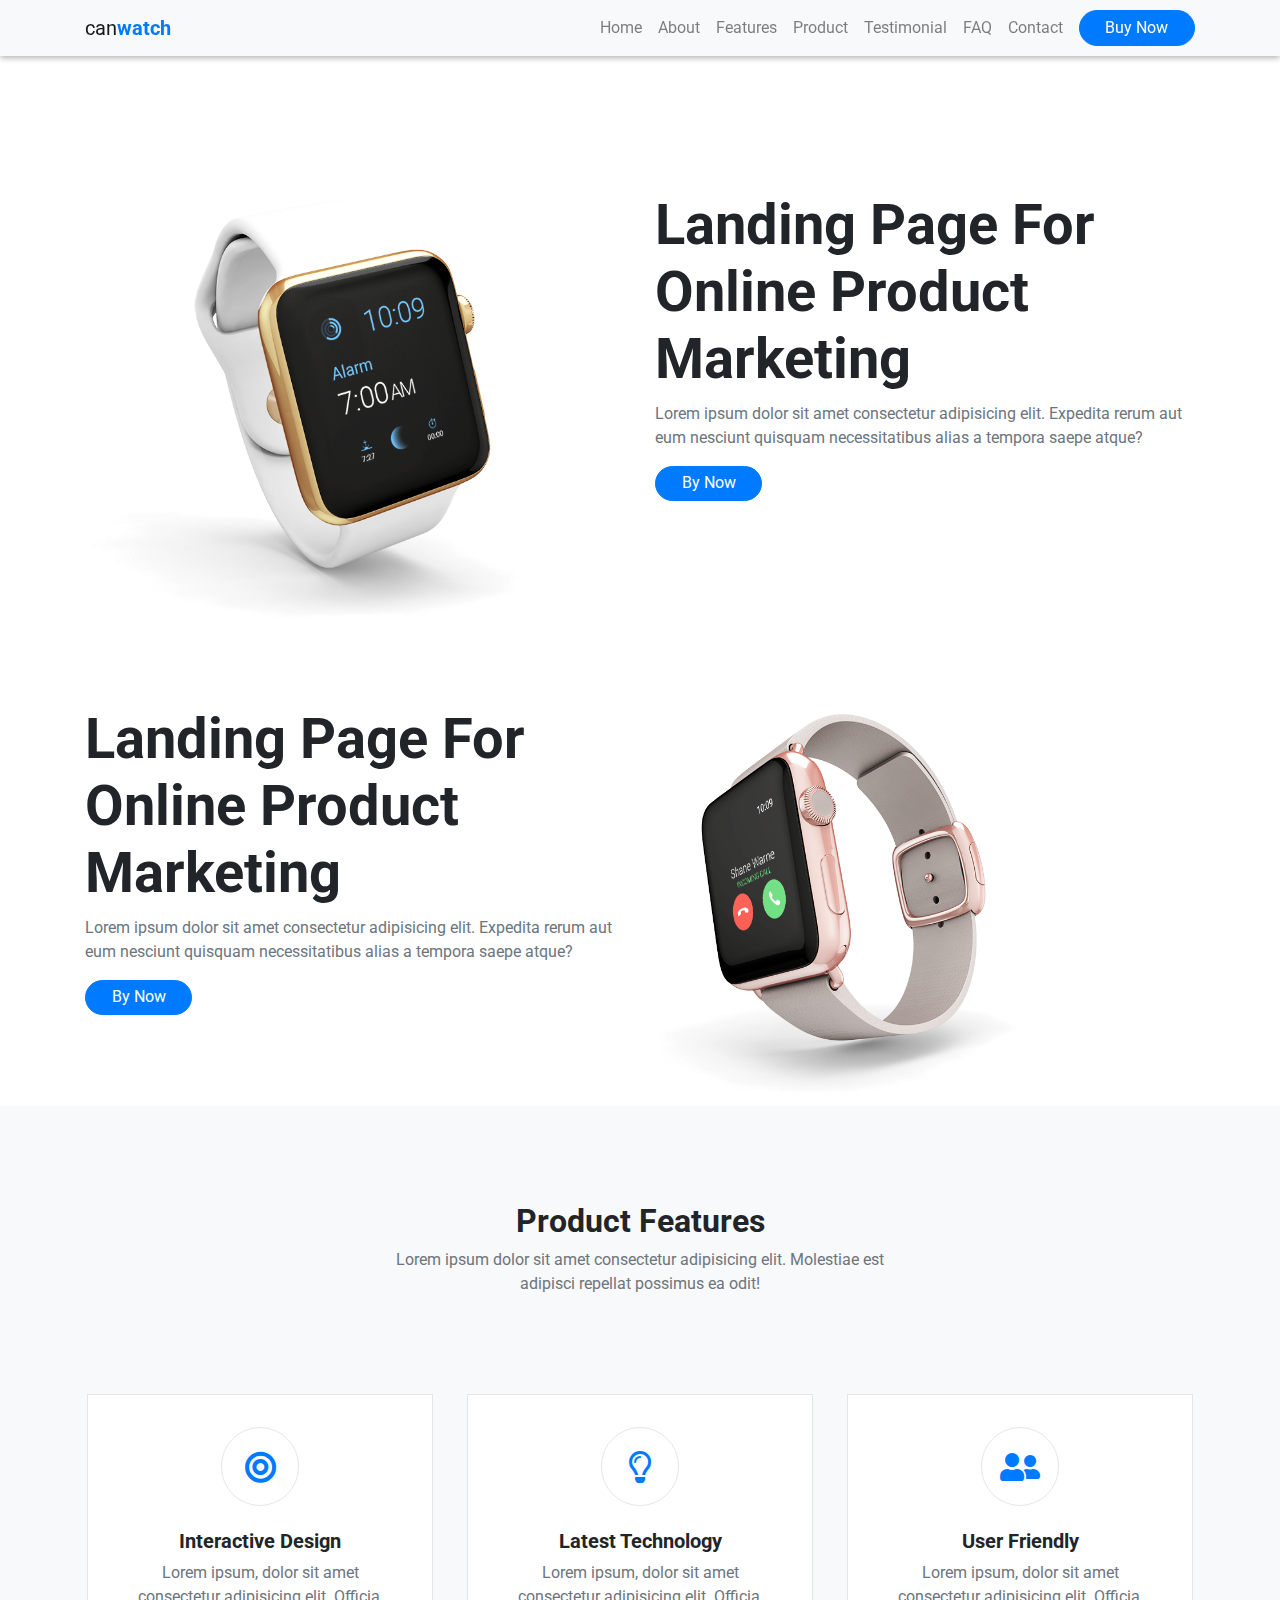
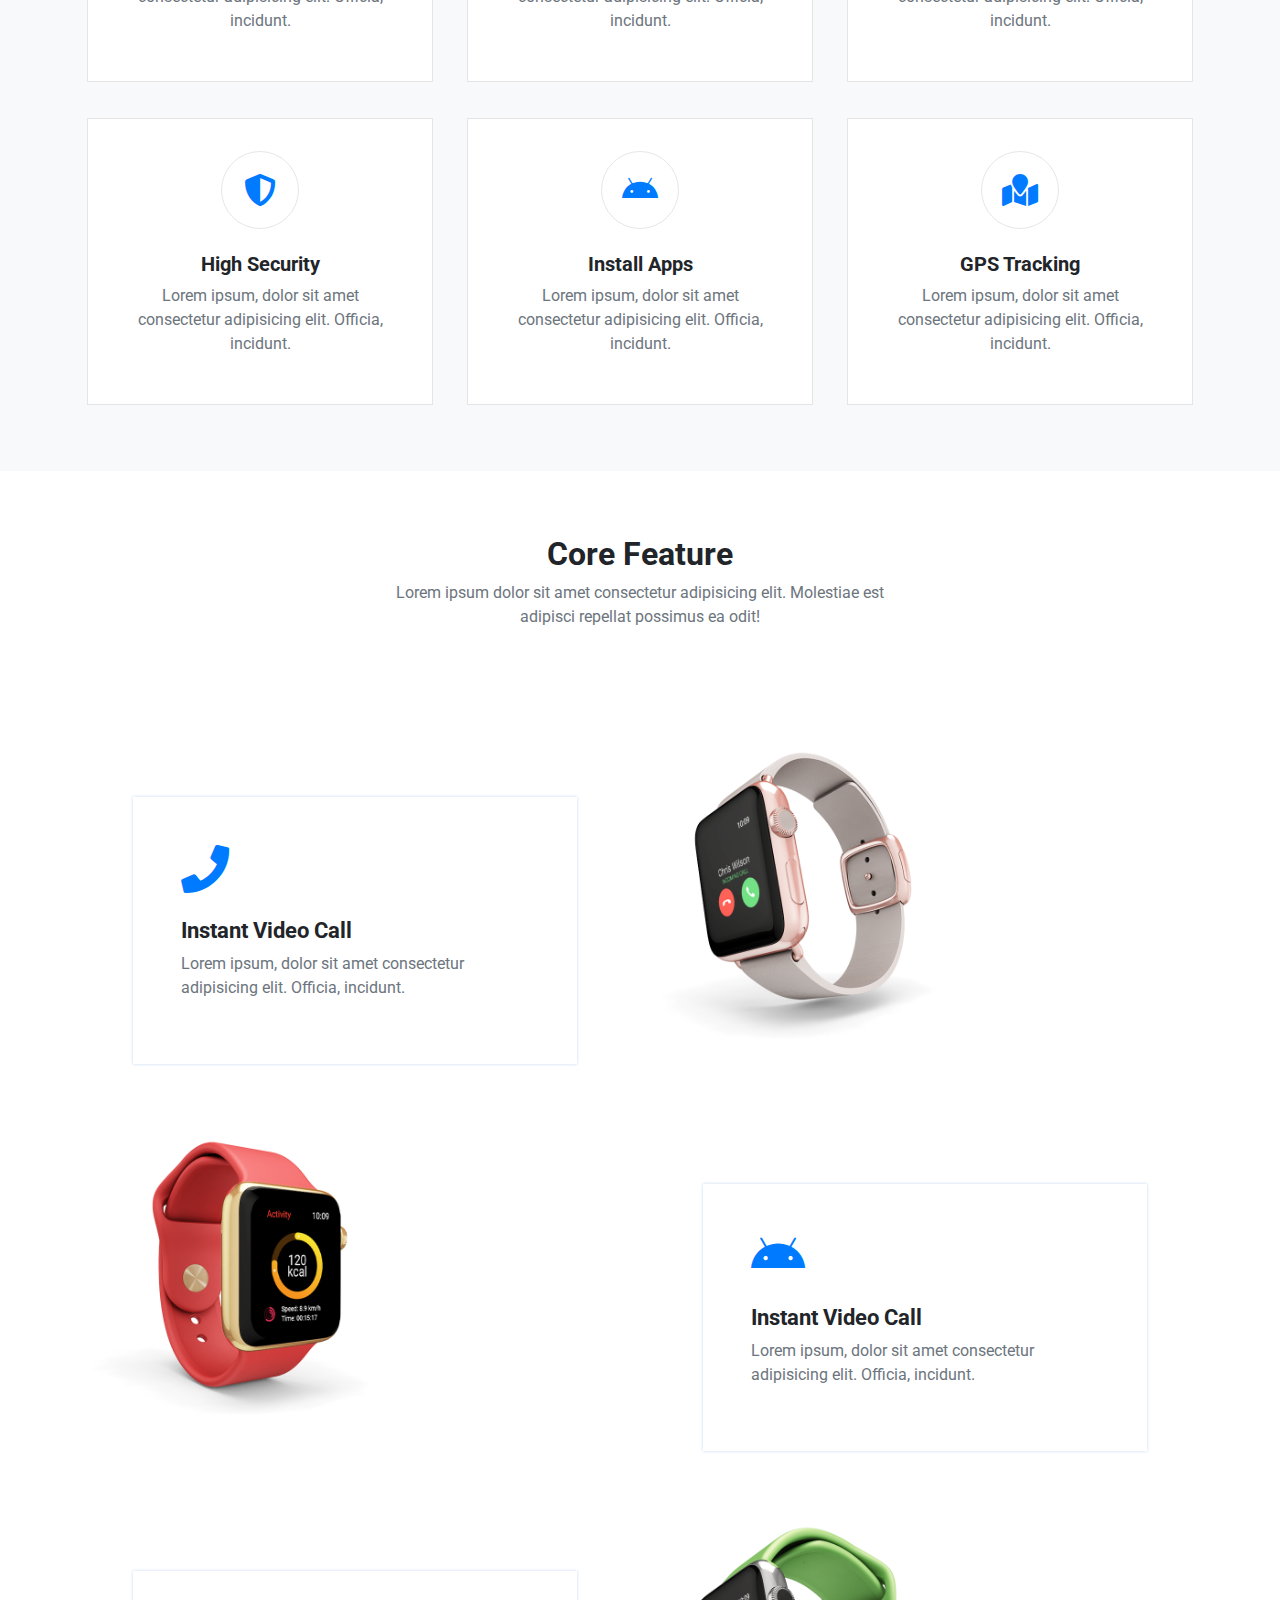
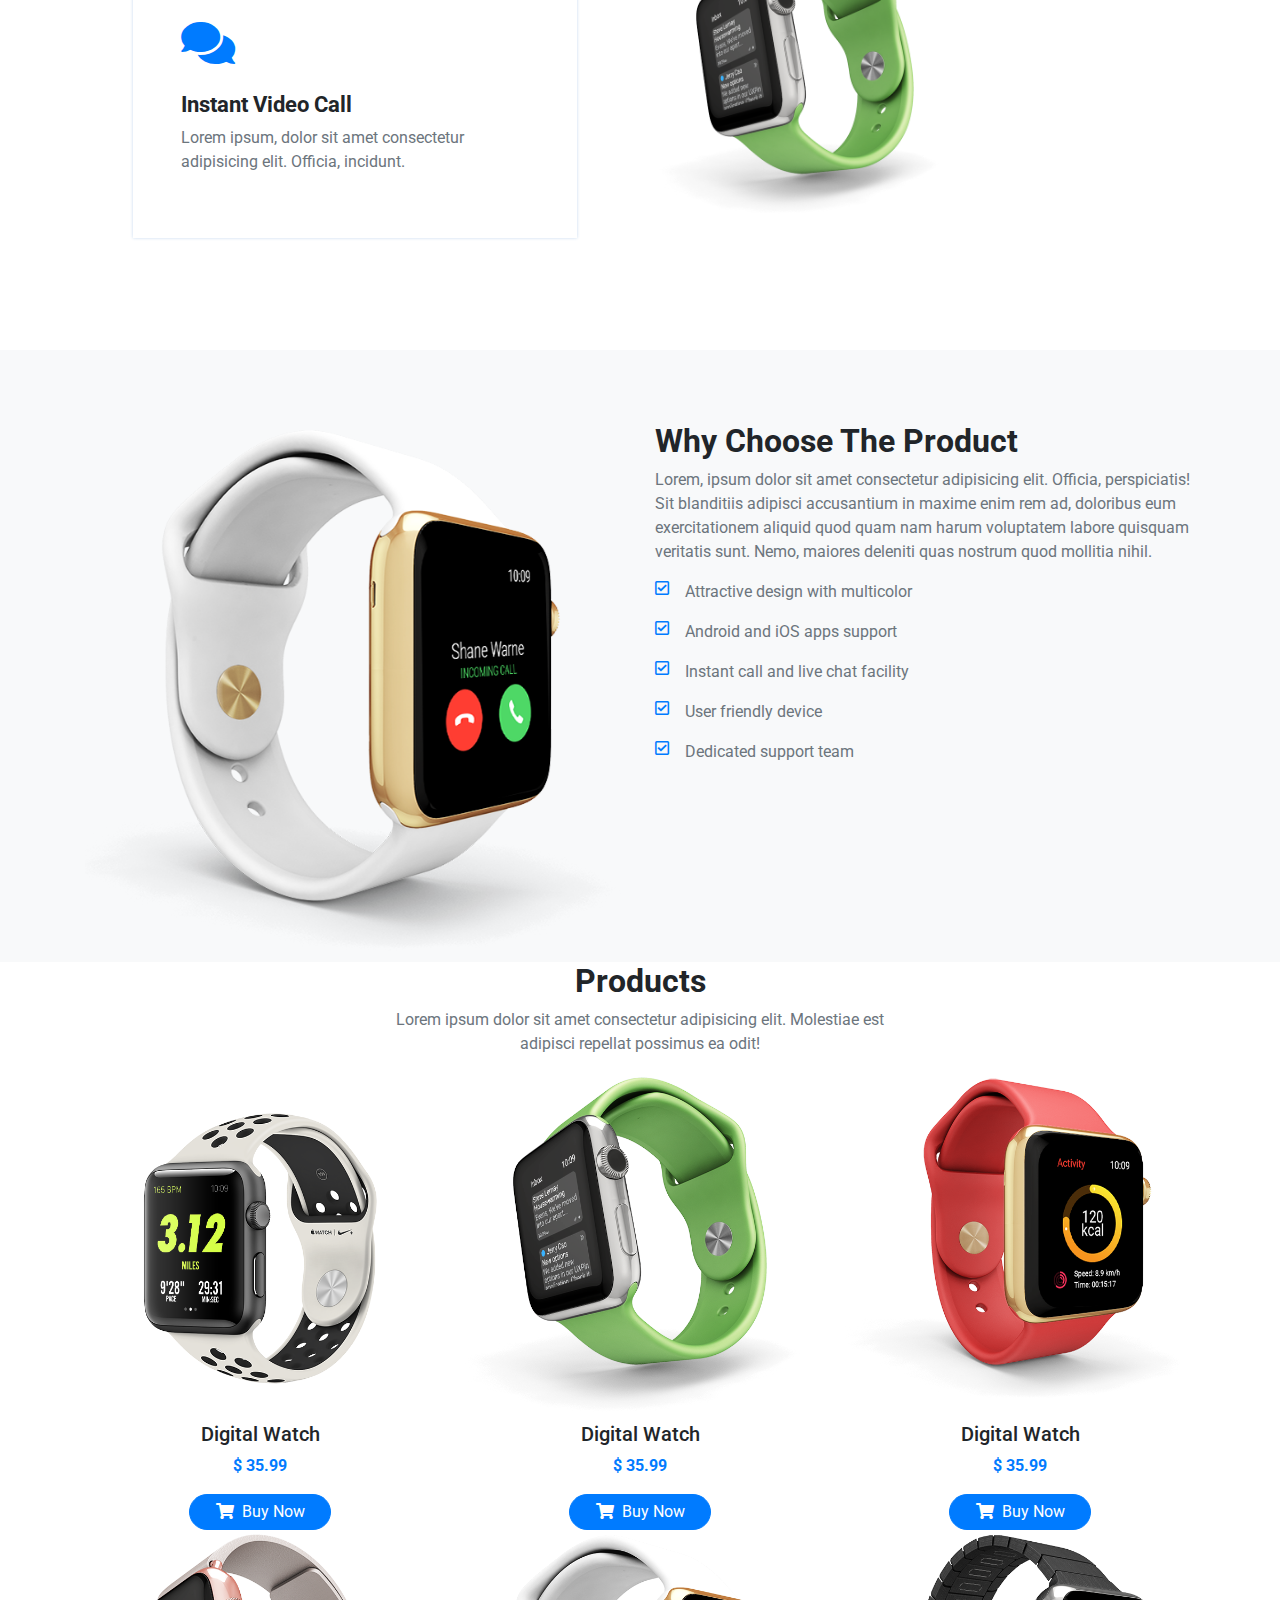
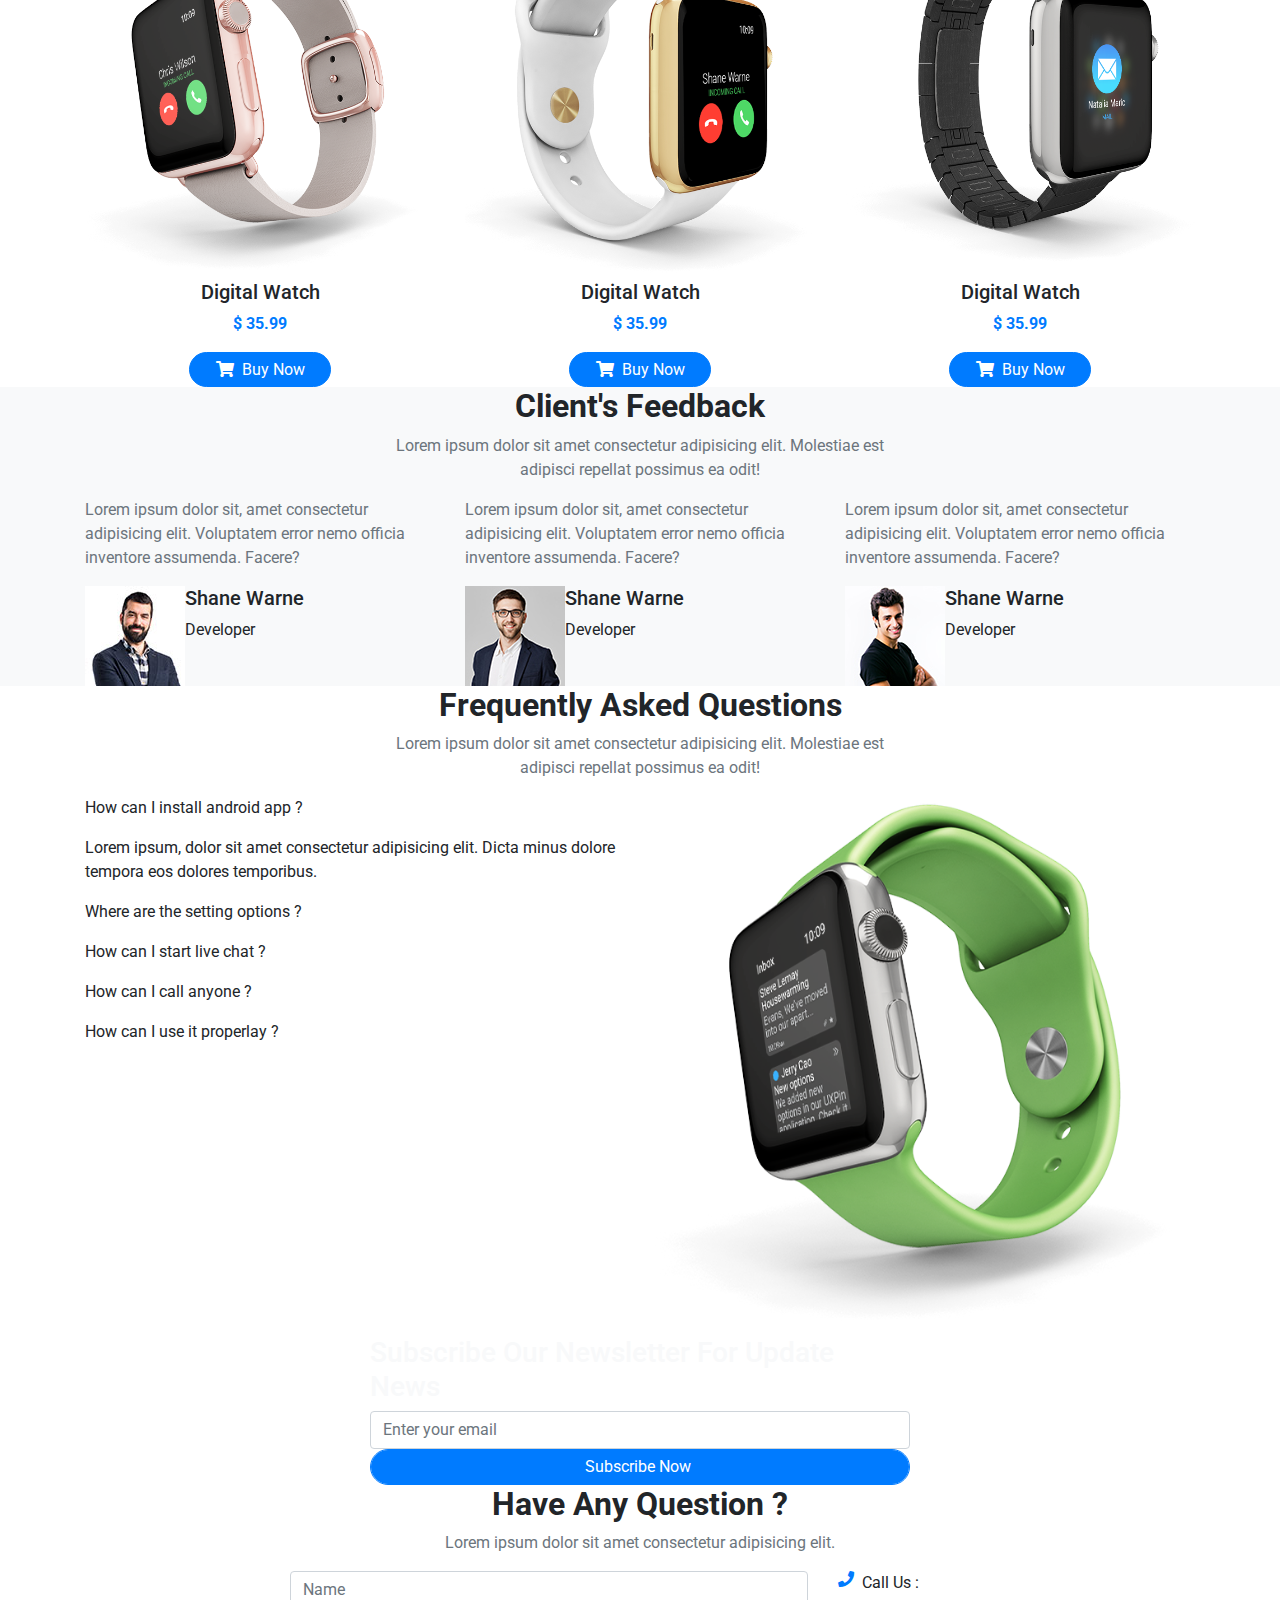
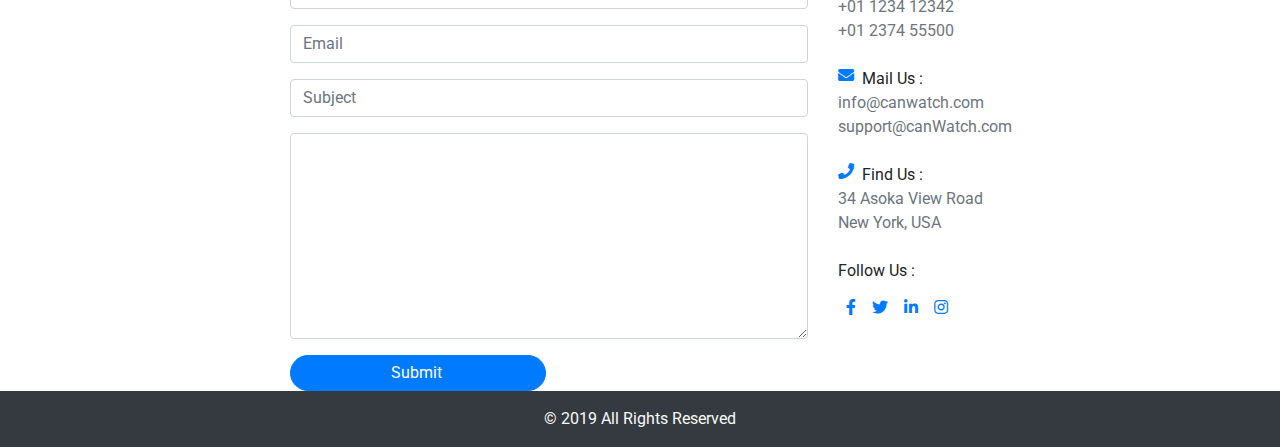
<file: demoA/index.html>
<!DOCTYPE html>
<html lang="en">

<head>
    <meta charset="UTF-8">
    <meta name="viewport" content="width=device-width, initial-scale=1.0">
    <meta http-equiv="X-UA-Compatible" content="ie=edge">
    <script src="js/7414e22221.js"></script>
    <link rel="stylesheet" href="https://cdn.bootcdn.net/ajax/libs/twitter-bootstrap/4.1.3/css/bootstrap.css">
    <link rel="stylesheet" href="css/style.css">
    <title>CanWatch</title>
</head>

<body>
    <!-- Navigation -->
    <nav class="navbar navbar-expand-md bg-light navbar-light fixed-top">
        <div class="container">
            <!-- hamburger Icon -->
            <button class="navbar-toggler" data-toggle="collapse" data-target="#navbarCollapse">
				<span class="navbar-toggler-icon"></span>
      </button>
            <!-- navbar-brand -->
            <a href="index.html" class="navbar-brand">can<span class="text-primary font-weight-bold">watch</span></a>

            <div class="buy-now order-md-last ml-md-2">
                <button class="navbar-buy btn btn-primary">Buy Now</button>
            </div>

            <div class="collapse navbar-collapse" id="navbarCollapse">
                <ul class="navbar-nav ml-auto">
                    <li class="nav-item">
                        <a href="#home-section" class="nav-link">Home</a>
                    </li>
                    <li class="nav-item">
                        <a href="#about-section" class="nav-link">About</a>
                    </li>
                    <li class="nav-item">
                        <a href="#feature-section" class="nav-link">Features</a>
                    </li>
                    <li class="nav-item">
                        <a href="#product-section" class="nav-link">Product</a>
                    </li>
                    <li class="nav-item">
                        <a href="#testimonial-section" class="nav-link">Testimonial</a>
                    </li>
                    <li class="nav-item">
                        <a href="#faq-section" class="nav-link">FAQ</a>
                    </li>
                    <li class="nav-item">
                        <a href="#contact-section" class="nav-link">Contact</a>
                    </li>
                </ul>
            </div>
        </div>
    </nav>

    <!-- Home Section -->
    <section id="home-section">
        <div class="container">
            <div class="row">
                <div class="col-md-6">
                    <img src="img/watch-1.png" class="img-fluid">
                </div>
                <div class="col-md-6">
                    <h2 class="display-4 font-weight-bold">
                        Landing Page For Online Product Marketing
                    </h2>
                    <p class="text-muted">
                        Lorem ipsum dolor sit amet consectetur adipisicing elit. Expedita rerum aut eum nesciunt quisquam necessitatibus alias a tempora saepe atque?
                    </p>
                    <button class="btn btn-primary">By Now</button>
                </div>
            </div>
        </div>
    </section>

    <!-- About Section -->
    <section id="about-section">
        <div class="container">
            <div class="row">
                <div class="col-md-6 order-1">
                    <img src="img/watch-2.png" class="img-fluid">
                </div>
                <div class="col-md-6 order-0">
                    <h2 class="display-4 font-weight-bold">
                        Landing Page For Online Product Marketing
                    </h2>
                    <p class="text-muted">
                        Lorem ipsum dolor sit amet consectetur adipisicing elit. Expedita rerum aut eum nesciunt quisquam necessitatibus alias a tempora saepe atque?
                    </p>
                    <button class="btn btn-primary">By Now</button>
                </div>
            </div>
        </div>
    </section>

    <!-- Feature Section -->
    <section id="feature-section" class="bg-light">
        <div class="container">
            <div class="feature-section-title text-center">
                <h2 class="display-5 font-weight-bold">
                    Product Features
                </h2>
                <p class="text-muted col-md-6 mx-auto">Lorem ipsum dolor sit amet consectetur adipisicing elit. Molestiae est adipisci repellat possimus ea odit!</p>
            </div>
            <div class="row text-center">
                <div class="col-md-4">
                    <div class="box">
                        <i class="fas fa-bullseye fa-2x text-primary"></i>
                        <h5 class="font-weight-bold">Interactive Design</h5>
                        <p class="text-muted">Lorem ipsum, dolor sit amet consectetur adipisicing elit. Officia, incidunt.</p>
                    </div>
                </div>
                <div class="col-md-4">
                    <div class="box">
                        <i class="far fa-lightbulb fa-2x text-primary"></i>
                        <h5 class="font-weight-bold">Latest Technology</h5>
                        <p class="text-muted">Lorem ipsum, dolor sit amet consectetur adipisicing elit. Officia, incidunt.</p>
                    </div>
                </div>
                <div class="col-md-4">
                    <div class="box">
                        <i class="fas fa-user-friends fa-2x text-primary"></i>
                        <h5 class="font-weight-bold">User Friendly</h5>
                        <p class="text-muted">Lorem ipsum, dolor sit amet consectetur adipisicing elit. Officia, incidunt.</p>
                    </div>
                </div>
            </div>
            <div class="row text-center">
                <div class="col-md-4">
                    <div class="box">
                        <i class="fas fa-shield-alt fa-2x text-primary"></i>
                        <h5 class="font-weight-bold">High Security</h5>
                        <p class="text-muted">Lorem ipsum, dolor sit amet consectetur adipisicing elit. Officia, incidunt.</p>
                    </div>
                </div>
                <div class="col-md-4">
                    <div class="box">
                        <i class="fab fa-android fa-2x text-primary"></i>
                        <h5 class="font-weight-bold">Install Apps</h5>
                        <p class="text-muted">Lorem ipsum, dolor sit amet consectetur adipisicing elit. Officia, incidunt.</p>
                    </div>
                </div>
                <div class="col-md-4">
                    <div class="box">
                        <i class="fas fa-map-marked fa-2x text-primary"></i>
                        <h5 class="font-weight-bold">GPS Tracking</h5>
                        <p class="text-muted">Lorem ipsum, dolor sit amet consectetur adipisicing elit. Officia, incidunt.</p>
                    </div>
                </div>
            </div>
        </div>
    </section>

    <!-- Core Feature -->
    <section id="core-section">
        <div class="container">
            <div class="core-section-title text-center">
                <h2 class="display-5 font-weight-bold">
                    Core Feature
                </h2>
                <p class="text-muted col-md-6 mx-auto" ">Lorem ipsum dolor sit amet consectetur adipisicing elit. Molestiae est adipisci repellat possimus ea odit!</p>
			</div>
			<div class="row mt-4 ">
				<div class="col-md-6 ">
					<div class="box ">
						<i class="fas fa-phone fa-3x text-primary mb-4 "></i>
						<h5 class="font-weight-bold ">Instant Video Call</h5>
						<p class="text-muted ">Lorem ipsum, dolor sit amet consectetur adipisicing elit. Officia, incidunt.</p>
					</div>
				</div>
				<div class="col-md-6 ">
					<img src="img/watch-3.png " class="img-fluid ">
				</div>
			</div>
			<div class="row mt-4 ">
				<div class="col-md-6 ">
					<img src="img/watch-4.png " class="img-fluid ">
				</div>
				<div class="col-md-6 ">
					<div class="box ">
						<i class="fab fa-android fa-3x text-primary mb-4 "></i>
						<h5 class="font-weight-bold ">Instant Video Call</h5>
						<p class="text-muted ">Lorem ipsum, dolor sit amet consectetur adipisicing elit. Officia, incidunt.</p>
					</div>
				</div>
			</div>
			<div class="row mt-4 ">
				<div class="col-md-6 ">
					<div class="box ">
						<i class="fas fa-comments fa-3x text-primary mb-4 "></i>
						<h5 class="font-weight-bold ">Instant Video Call</h5>
						<p class="text-muted ">Lorem ipsum, dolor sit amet consectetur adipisicing elit. Officia, incidunt.</p>
					</div>
				</div>
				<div class="col-md-6 ">
					<img src="img/watch-5.png " class="img-fluid ">
				</div>
			</div>
		</div>
	</section>

	<section id="why-section " class="bg-light pt-5 ">
		<div class="container ">
			<div class="row mt-4 ">
				<div class="col-md-6 ">
					<img src="img/watch-6.png " class="img-fluid ">
				</div>
				<div class="col-md-6 ">
					<h2 class="display-5 font-weight-bold ">
							Why Choose The Product
					</h2>
					<p class="text-muted ">Lorem, ipsum dolor sit amet consectetur adipisicing elit. Officia, perspiciatis! Sit blanditiis adipisci accusantium in maxime enim rem ad, doloribus eum exercitationem aliquid quod quam nam harum voluptatem labore quisquam veritatis sunt. Nemo, maiores deleniti quas nostrum quod mollitia nihil.</p>
					<div class="d-flex ">
						<i class="far fa-check-square text-primary mr-3 "></i>
						<p class="text-muted ">Attractive design with multicolor</p>
					</div>
					<div class="d-flex ">
						<i class="far fa-check-square text-primary mr-3 "></i>
						<p class="text-muted ">Android and iOS apps support</p>
					</div>
					<div class="d-flex ">
						<i class="far fa-check-square text-primary mr-3 "></i>
						<p class="text-muted ">Instant call and live chat facility</p>
					</div>
					<div class="d-flex ">
						<i class="far fa-check-square text-primary mr-3 "></i>
						<p class="text-muted ">User friendly device</p>
					</div>
					<div class="d-flex mt-0 ">
						<i class="far fa-check-square text-primary mr-3 "></i>
						<p class="text-muted ">Dedicated support team</p>
					</div>
			</div>
		</div>
	</section>

	<!-- Products Section -->
	<section id="product-section ">
		<div class="container ">
			<div class="product-section-title text-center ">
				<h2 class="display-5 font-weight-bold ">
					Products
				</h2>
				<p class="text-muted col-md-6 mx-auto ">Lorem ipsum dolor sit amet consectetur adipisicing elit. Molestiae est adipisci repellat possimus ea odit!</p>
			</div>
			<div class="row ">
				<div class="col-md-4 text-center ">
					<div class="box ">
						<img src="img/watch-7.png " class="img-fluid ">
						<h5>Digital Watch</h5>
						<p class="price text-primary font-weight-bold ">$ 35.99</p>
						<button class="btn btn-primary "><i class="fas fa-shopping-cart mr-2 "></i>Buy Now</button>
					</div>
				</div>
				<div class="col-md-4 text-center ">
					<div class="box ">
						<img src="img/watch-5.png " class="img-fluid ">
						<h5>Digital Watch</h5>
						<p class="price text-primary font-weight-bold ">$ 35.99</p>
						<button class="btn btn-primary "><i class="fas fa-shopping-cart mr-2 "></i>Buy Now</button>
					</div>
				</div>
				<div class="col-md-4 text-center ">
					<div class="box ">
						<img src="img/watch-4.png " class="img-fluid ">
						<h5>Digital Watch</h5>
						<p class="price text-primary font-weight-bold ">$ 35.99</p>
						<button class="btn btn-primary "><i class="fas fa-shopping-cart mr-2 "></i>Buy Now</button>
					</div>
				</div>
			</div>

			<div class="row ">
				<div class="col-md-4 text-center ">
					<div class="box ">
						<img src="img/watch-3.png " class="img-fluid ">
						<h5>Digital Watch</h5>
						<p class="price text-primary font-weight-bold ">$ 35.99</p>
						<button class="btn btn-primary "><i class="fas fa-shopping-cart mr-2 "></i>Buy Now</button>
					</div>
				</div>
				<div class="col-md-4 text-center ">
					<div class="box ">
						<img src="img/watch-6.png " class="img-fluid ">
						<h5>Digital Watch</h5>
						<p class="price text-primary font-weight-bold ">$ 35.99</p>
						<button class="btn btn-primary "><i class="fas fa-shopping-cart mr-2 "></i>Buy Now</button>
					</div>
				</div>
				<div class="col-md-4 text-center ">
					<div class="box ">
						<img src="img/watch-8.png " class="img-fluid ">
						<h5>Digital Watch</h5>
						<p class="price text-primary font-weight-bold ">$ 35.99</p>
						<button class="btn btn-primary "><i class="fas fa-shopping-cart mr-2 "></i>Buy Now</button>
					</div>
				</div>
			</div>
		</div>
	</section>

	<!-- Testimonial Section-->
	<section id="testimonial-section " class="bg-light ">
		<div class="container ">
			<div class="testimonial-section-title text-center ">
				<h2 class="display-5 font-weight-bold ">
					Client's Feedback
				</h2>
				<p class="text-muted col-md-6 mx-auto ">Lorem ipsum dolor sit amet consectetur adipisicing elit. Molestiae est adipisci repellat possimus ea odit!</p>
			</div>
			<div class="row ">
				<div class="col-md-4 ">
					<div class="text-box ">
						<p class="text-muted ">Lorem ipsum dolor sit, amet consectetur adipisicing elit. Voluptatem error nemo officia inventore assumenda. Facere?</p>
					</div>
					<div class="d-flex flex-row justify-content-start ">
						<div class="img ">
							<img src="img/client-img-1.jpg " class="img-fluid ">
						</div>
						<div class="name ">
							<h5>Shane Warne</h5>
							<p>Developer</p>
						</div>
					</div>
				</div>
				<div class="col-md-4 ">
					<div class="text-box ">
						<p class="text-muted ">Lorem ipsum dolor sit, amet consectetur adipisicing elit. Voluptatem error nemo officia inventore assumenda. Facere?</p>
					</div>
					<div class="d-flex flex-row justify-content-start ">
						<div class="img ">
							<img src="img/client-img-2.jpg " class="img-fluid ">
						</div>
						<div class="name ">
							<h5>Shane Warne</h5>
							<p>Developer</p>
						</div>
					</div>
				</div>
				<div class="col-md-4 ">
					<div class="text-box ">
						<p class="text-muted ">Lorem ipsum dolor sit, amet consectetur adipisicing elit. Voluptatem error nemo officia inventore assumenda. Facere?</p>
					</div>
					<div class="d-flex flex-row justify-content-start ">
						<div class="img ">
							<img src="img/client-img-3.jpg " class="img-fluid ">
						</div>
						<div class="name ">
							<h5>Shane Warne</h5>
							<p>Developer</p>
						</div>
					</div>
				</div>
			</div>
		</div>
	</section>

	<!-- FAQ Section -->
	<section id="faq-section ">
		<div class="container ">
			<div class="faq-section-title text-center ">
				<h2 class="display-5 font-weight-bold ">
					Frequently Asked Questions
				</h2>
				<p class="text-muted col-md-6 mx-auto ">Lorem ipsum dolor sit amet consectetur adipisicing elit. Molestiae est adipisci repellat possimus ea odit!</p>
			</div>
			<div class="row ">
				<div class="col-md-6 ">
					<div class="box ">
						<p>How can I install android app ?</p>
					</div>
					<div class="box ">
						<p>Lorem ipsum, dolor sit amet consectetur adipisicing elit. Dicta minus dolore tempora eos dolores temporibus.</p>
					</div>
					<div class="box ">
						<p>Where are the setting options ?</p>
					</div>
					<div class="box ">
						<p>How can I start live chat ?</p>
					</div>
					<div class="box ">
						<p>How can I call anyone ?</p>
					</div>
					<div class="box ">
						<p>How can I use it properlay ?</p>
					</div>
				</div>
				<div class="col-md-6 ">
					<div class="img ">
						<img src="img/watch-5.png " class="img-fluid ">
					</div>
				</div>
			</div>
		</div>
	</section>

	<!-- Newsletter Section -->
	<section id="newsletter-section ">
		<div class="newsletter-bg ">
			<div class="container ">
				<div class="row ">
					<div class="col-md-6 mx-auto ">
						<h3 class="text-light ">Subscribe Our Newsletter For Update News</h3>
						<form>
							<input type="email " class="form-control " placeholder="Enter your email " class="input ">
							<input type="submit " value="Subscribe Now " class="btn btn-primary form-control ">
						</form>
					</div>
				</div>
			</div>
		</div>
	</section>
	
	<!-- Contact Section -->
	<section id="contact-section ">
		<div class="container ">
			<div class="contact-section-title text-center ">
				<h2 class="display-5 font-weight-bold ">
					Have Any Question ?
				</h2>
				<p class="text-muted col-md-6 mx-auto ">Lorem ipsum dolor sit amet consectetur adipisicing elit.</p>
			</div>
			<div class="row ">
				<div class="col-md-8 mx-auto d-md-flex ">
					<div class="col-md-9 ">
						<form>
							<input type="text " class="form-control mb-3 " placeholder="Name ">
							<input type="email " class="form-control mb-3 " placeholder="Email ">
							<input type="text " class="form-control mb-3 " placeholder="Subject ">
							<textarea cols="20 " rows="8 " class="form-control mb-3 "></textarea>
							<input type="submit " value="Submit " class="btn btn-primary ">
						</form>
					</div>
					<div class="col-md-3 mt-5 mt-md-0 ">
							<div class="call ">
								<span class="d-flex ">
                  <i class="fas fa-phone text-primary mr-2 "></i><p class="m-0 ">Call Us :</p>
                </span>
								<p class="text-muted m-0 ">+01 1234 12342</p>
								<p class="text-muted m-0 ">+01 2374 55500</p>
							</div>
							<div class="mail ">
								<span class="d-flex mt-4 ">
                  <i class="fas fa-envelope text-primary mr-2 "></i><p class="m-0 ">Mail Us :</p>
                </span>
								<p class="text-muted m-0 ">info@canwatch.com</p>
								<p class="text-muted m-0 ">support@canWatch.com</p>
							</div>
							<div class="find ">
								<span class="d-flex mt-4 ">
                  <i class="fas fa-phone text-primary mr-2 "></i><p class="m-0 ">Find Us :</p>
                </span>
								<p class="text-muted m-0 ">34 Asoka View Road</p>
								<p class="text-muted m-0 ">New York, USA</p>
							</div>
							<div class="follow mt-4 ">
									<p>Follow Us :</p>
									<div class="icon d-flex ">
                    <i class="text-primary mx-2 fab fa-facebook-f "></i>
                    <i class="text-primary mx-2 fab fa-twitter "></i>
                    <i class="text-primary mx-2 fab fa-linkedin-in "></i>
                    <i class="text-primary mx-2 fab fa-instagram "></i>
									</div>
								</div>
						</div>
				</div>
			</div>
		</div>
  </section>
  
  <footer class="bg-dark ">
    <div class="container ">
      <div class="row text-center ">
        <div class="col ">
         <p class="text-light pt-3 ">&copy; 2019 All Rights Reserved</p>
        </div>
      </div>
    </div>
  </footer>

  <script src="https://cdn.bootcdn.net/ajax/libs/jquery/3.3.1/jquery.min.js "></script>
  <script src="https://cdn.bootcdn.net/ajax/libs/twitter-bootstrap/4.1.3/js/bootstrap.js "></script>
  <script src="js/popper.min.js "></script>
</body>
</html>
</file>
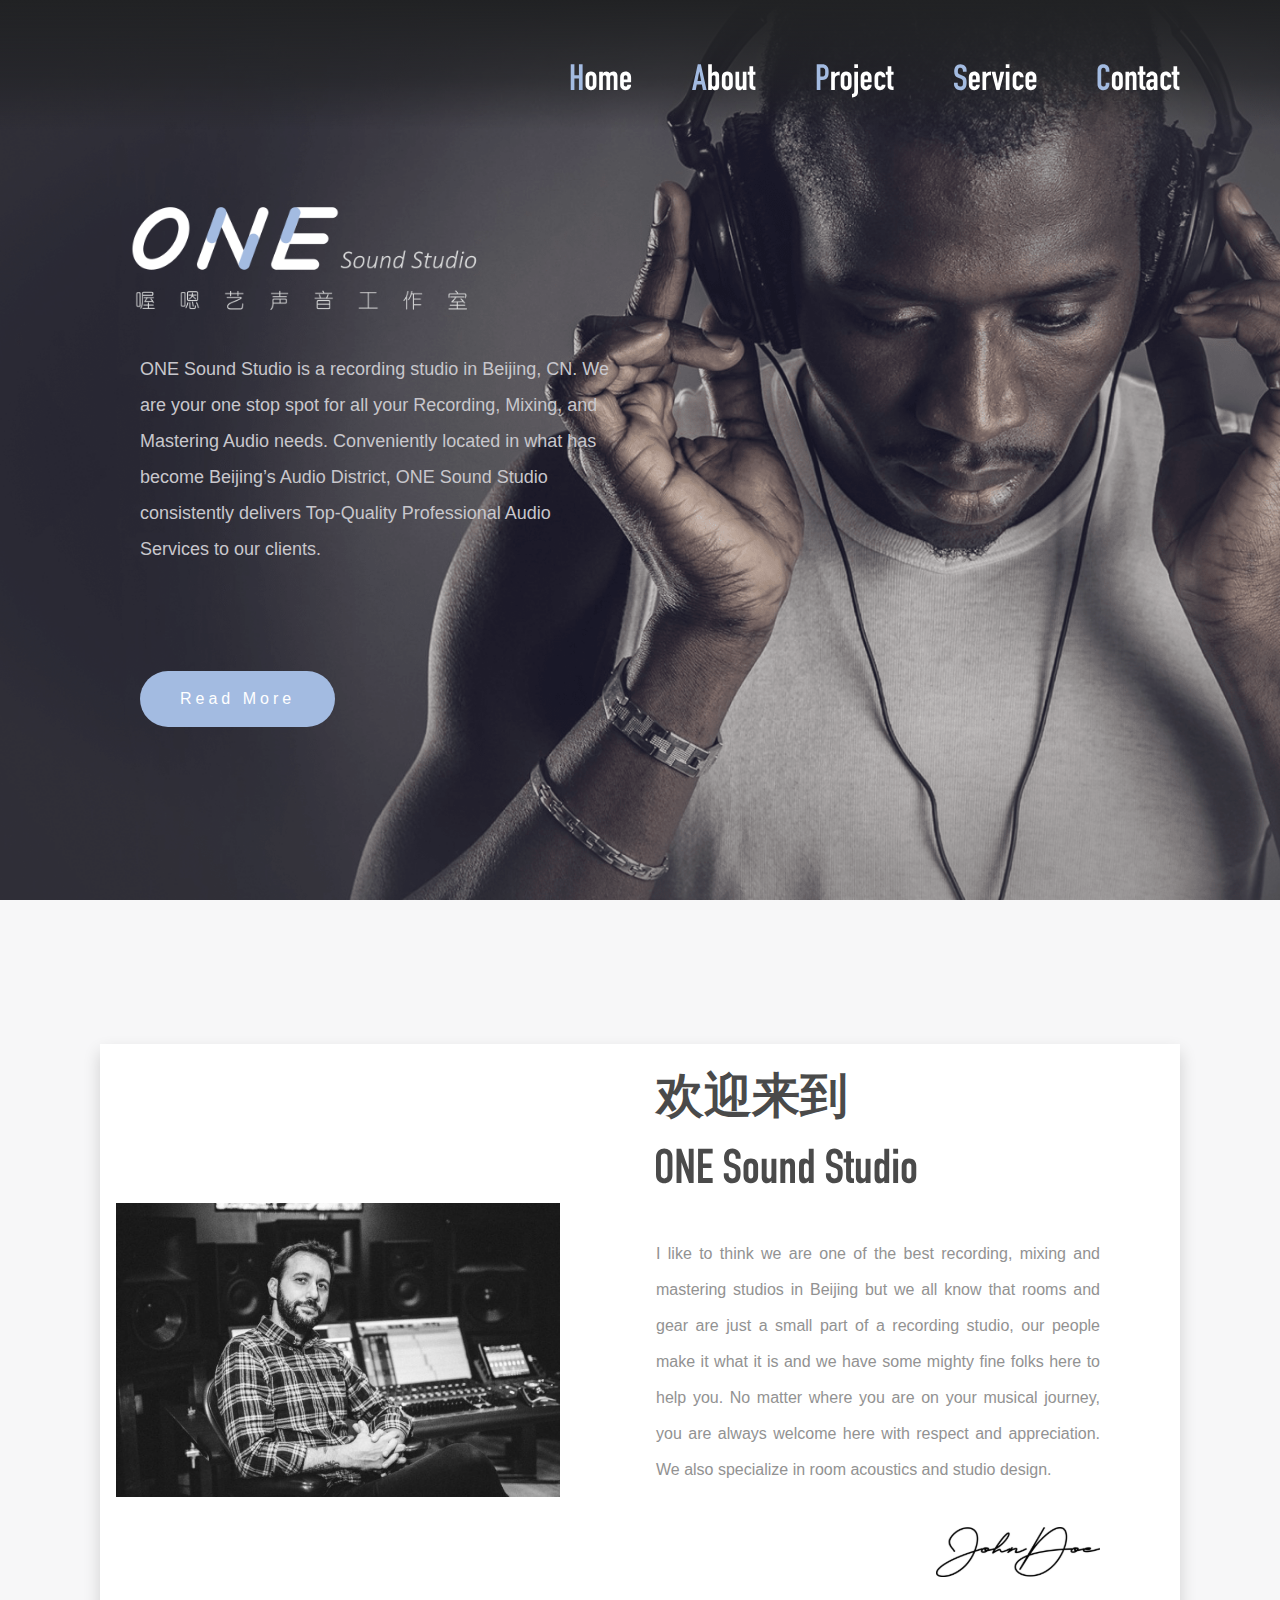
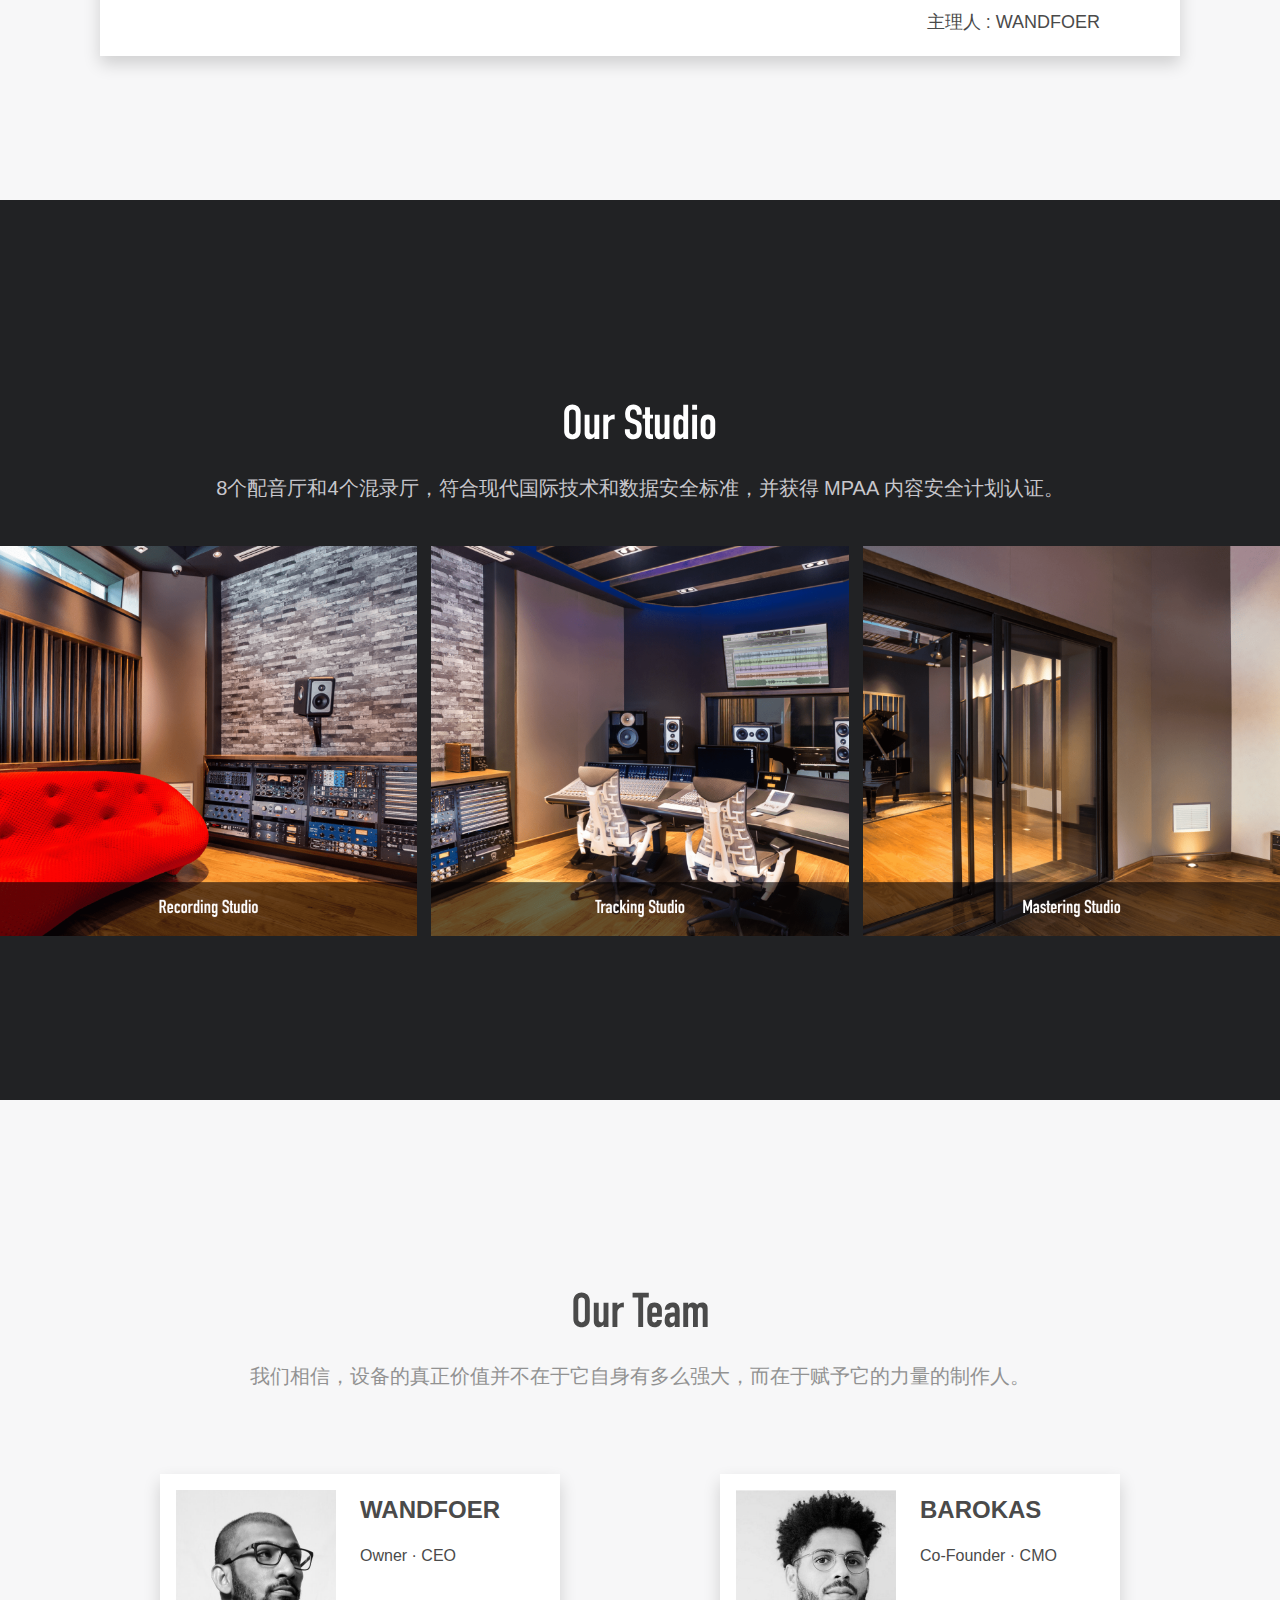
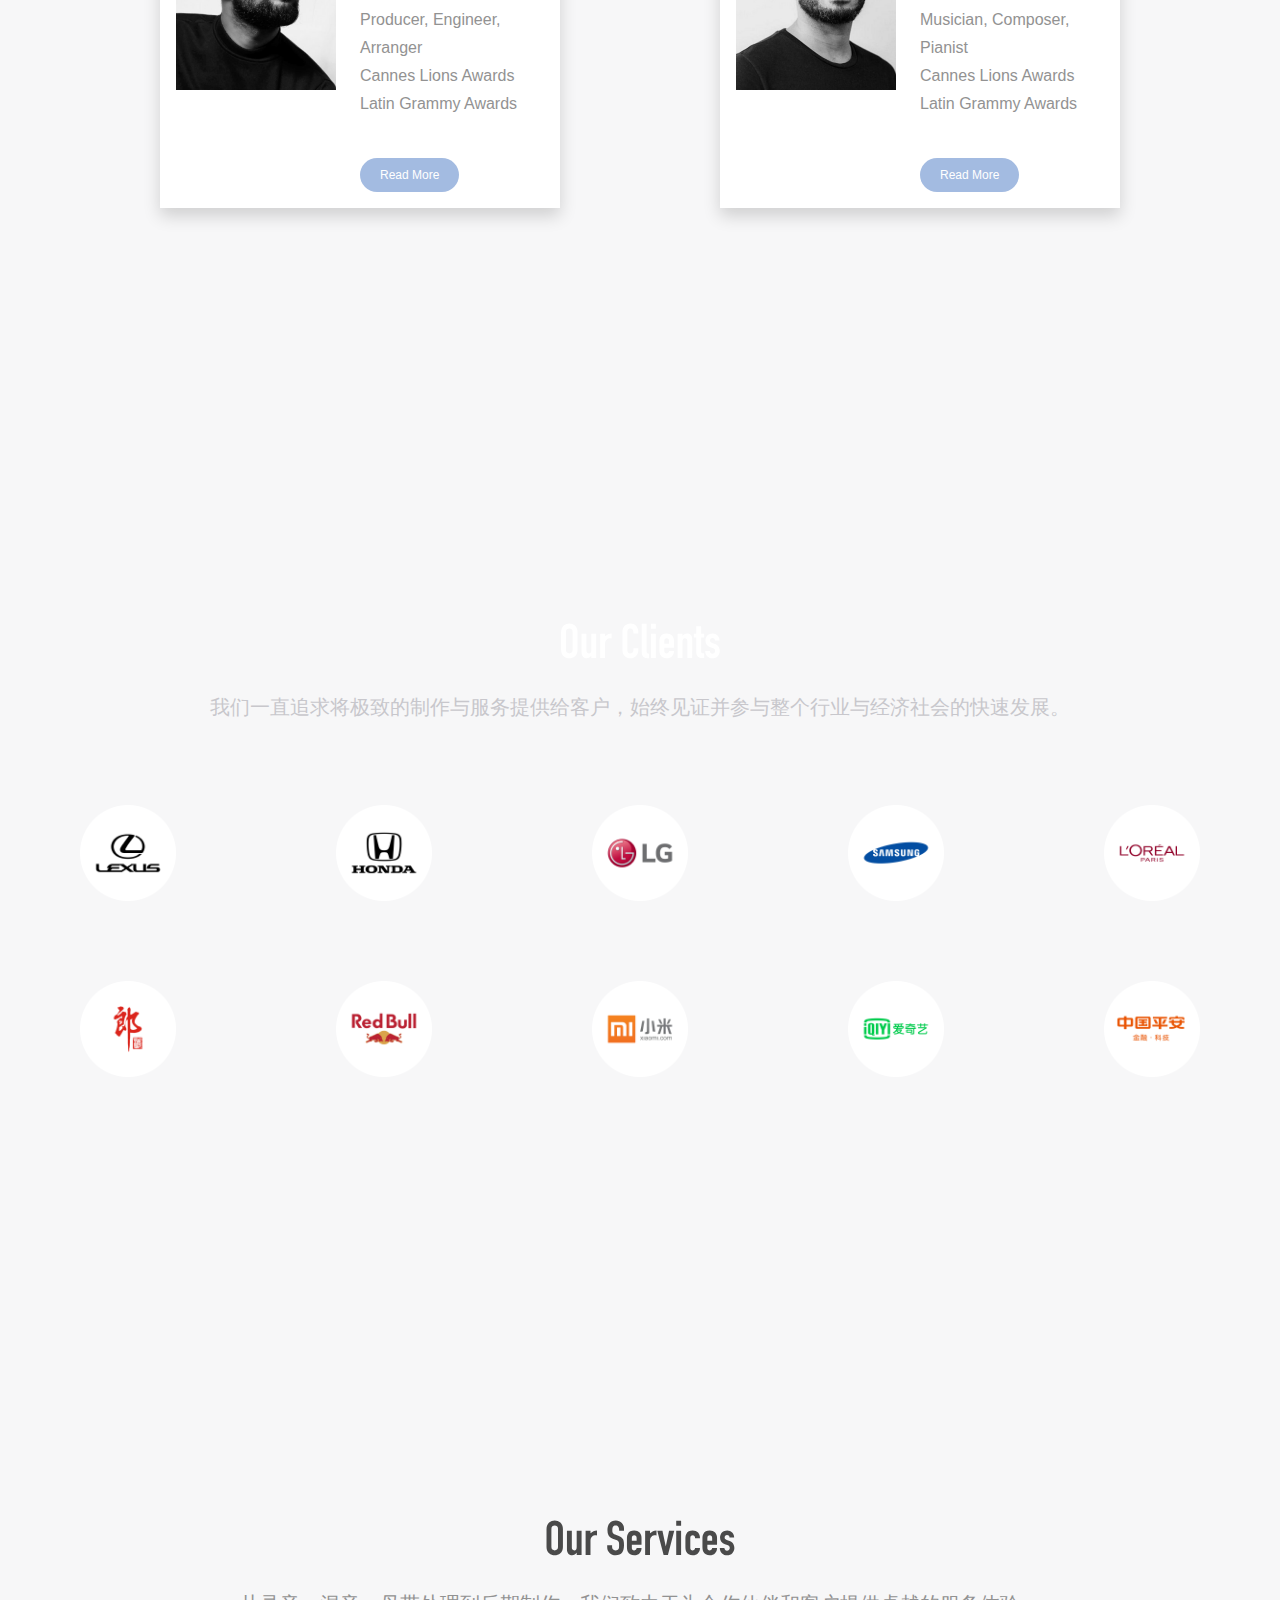
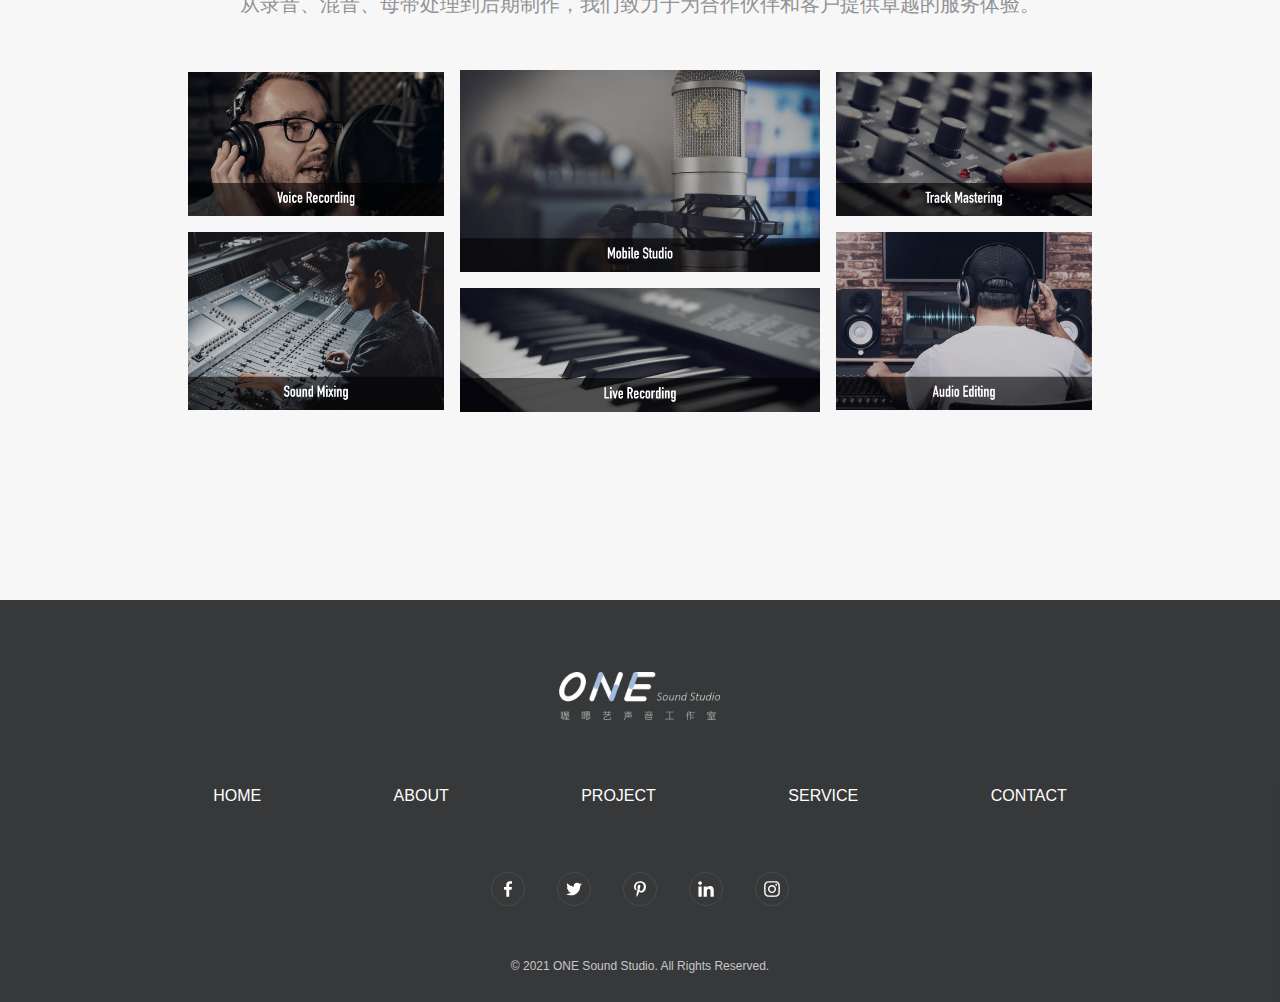
<file: demoB/index.html>
<!DOCTYPE html>
<html lang="en">

<head>
    <meta charset="UTF-8" />
    <meta http-equiv="X-UA-Compatible" content="IE=edge" />
    <meta name="viewport"
        content="width=device-width, initial-scale=1.0, user-scalable=no, maximum-scale=1.0, minimum-scale=1.0" />
    <link rel="stylesheet" href="./style.css" />
    <title>ONE Sound Studio</title>
</head>

<body>
    <!-- Navigation -->
    <nav class="header navbar-expand bg-dark-gradient fixed-top">
        <div class="container">
            <a href="#">
                <img class="logo" src="./assets/bg/logo-xxl.png">
            </a>
            <div class="collapse navbar-collapse">
                <ul class="navbar-nav">
                    <li>
                        <a href="#">
                            <svg width="62" height="27" viewBox="0 0 62 27" fill="none"
                                xmlns="http://www.w3.org/2000/svg">
                                <path d="M0.728 26V0.368H4.4V11.348H8.936V0.368H12.608V26H8.936V14.588H4.4V26H0.728Z"
                                    fill="#A3BBE1" />
                                <path
                                    d="M15.5161 13.868C15.5161 13.124 15.5641 12.44 15.6601 11.816C15.7561 11.192 15.9361 10.64 16.2001 10.16C16.6321 9.368 17.2441 8.732 18.0361 8.252C18.8521 7.772 19.8361 7.532 20.9881 7.532C22.1401 7.532 23.1121 7.772 23.9041 8.252C24.7201 8.732 25.3441 9.368 25.7761 10.16C26.0401 10.64 26.2201 11.192 26.3161 11.816C26.4121 12.44 26.4601 13.124 26.4601 13.868V19.88C26.4601 20.624 26.4121 21.308 26.3161 21.932C26.2201 22.556 26.0401 23.108 25.7761 23.588C25.3441 24.38 24.7201 25.016 23.9041 25.496C23.1121 25.976 22.1401 26.216 20.9881 26.216C19.8361 26.216 18.8521 25.976 18.0361 25.496C17.2441 25.016 16.6321 24.38 16.2001 23.588C15.9361 23.108 15.7561 22.556 15.6601 21.932C15.5641 21.308 15.5161 20.624 15.5161 19.88V13.868ZM19.1881 20.456C19.1881 21.152 19.3441 21.68 19.6561 22.04C19.9921 22.376 20.4361 22.544 20.9881 22.544C21.5401 22.544 21.9721 22.376 22.2841 22.04C22.6201 21.68 22.7881 21.152 22.7881 20.456V13.292C22.7881 12.596 22.6201 12.08 22.2841 11.744C21.9721 11.384 21.5401 11.204 20.9881 11.204C20.4361 11.204 19.9921 11.384 19.6561 11.744C19.3441 12.08 19.1881 12.596 19.1881 13.292V20.456ZM29.1643 26V7.748H32.8363V9.512H32.9083C33.2923 8.936 33.7483 8.468 34.2763 8.108C34.8283 7.724 35.5243 7.532 36.3643 7.532C37.1563 7.532 37.8163 7.724 38.3443 8.108C38.8723 8.492 39.3043 8.912 39.6403 9.368C40.0963 8.864 40.6003 8.432 41.1523 8.072C41.7043 7.712 42.4723 7.532 43.4563 7.532C43.9123 7.532 44.3803 7.616 44.8603 7.784C45.3403 7.928 45.7723 8.18 46.1563 8.54C46.5403 8.9 46.8523 9.368 47.0923 9.944C47.3323 10.496 47.4523 11.18 47.4523 11.996V26H43.7803V13.364C43.7803 12.692 43.6243 12.164 43.3123 11.78C43.0003 11.396 42.5563 11.204 41.9803 11.204C41.2843 11.204 40.8043 11.42 40.5403 11.852C40.2763 12.284 40.1443 12.908 40.1443 13.724V26H36.4723V13.364C36.4723 12.692 36.3163 12.164 36.0043 11.78C35.6923 11.396 35.2483 11.204 34.6723 11.204C33.9763 11.204 33.4963 11.42 33.2323 11.852C32.9683 12.284 32.8363 12.908 32.8363 13.724V26H29.1643ZM61.089 18.26H53.817V20.744C53.817 21.32 53.973 21.764 54.285 22.076C54.621 22.388 55.065 22.544 55.617 22.544C56.313 22.544 56.769 22.34 56.985 21.932C57.225 21.524 57.369 21.116 57.417 20.708H61.089C61.089 22.316 60.597 23.612 59.613 24.596C59.133 25.1 58.557 25.496 57.885 25.784C57.213 26.072 56.457 26.216 55.617 26.216C54.465 26.216 53.481 25.976 52.665 25.496C51.873 25.016 51.261 24.38 50.829 23.588C50.565 23.108 50.385 22.556 50.289 21.932C50.193 21.308 50.145 20.624 50.145 19.88V13.868C50.145 13.124 50.193 12.44 50.289 11.816C50.385 11.192 50.565 10.64 50.829 10.16C51.261 9.368 51.873 8.732 52.665 8.252C53.481 7.772 54.465 7.532 55.617 7.532C56.457 7.532 57.213 7.676 57.885 7.964C58.581 8.252 59.169 8.648 59.649 9.152C60.609 10.232 61.089 11.588 61.089 13.22V18.26ZM53.817 15.38H57.417V13.292C57.417 12.596 57.249 12.08 56.913 11.744C56.601 11.384 56.169 11.204 55.617 11.204C55.065 11.204 54.621 11.384 54.285 11.744C53.973 12.08 53.817 12.596 53.817 13.292V15.38Z"
                                    fill="white" />
                            </svg>
                        </a>
                    </li>
                    <li>
                        <a href="#">
                            <svg width="64" height="27" viewBox="0 0 64 27" fill="none"
                                xmlns="http://www.w3.org/2000/svg">
                                <path
                                    d="M9.144 17.036L7.344 7.748H7.272L5.472 17.036H9.144ZM0.072 26L5.796 0.368H8.856L14.58 26H10.908L9.828 20.492H4.824L3.744 26H0.072Z"
                                    fill="#A3BBE1" />
                                <path
                                    d="M16.1722 26V0.368H19.8442V9.404H19.9162C20.3242 8.804 20.8042 8.348 21.3562 8.036C21.9322 7.7 22.5802 7.532 23.3002 7.532C24.1882 7.532 24.8722 7.688 25.3522 8C25.8562 8.312 26.2642 8.708 26.5762 9.188C26.8162 9.572 26.9722 10.076 27.0442 10.7C27.1162 11.324 27.1522 12.296 27.1522 13.616V20.564C27.1522 21.572 27.1042 22.376 27.0082 22.976C26.9122 23.576 26.7562 24.08 26.5402 24.488C25.9162 25.64 24.8482 26.216 23.3362 26.216C22.4242 26.216 21.7282 26.036 21.2482 25.676C20.7682 25.316 20.3002 24.872 19.8442 24.344V26H16.1722ZM23.4802 13.364C23.4802 12.788 23.3482 12.284 23.0842 11.852C22.8442 11.42 22.3762 11.204 21.6802 11.204C21.1522 11.204 20.7082 11.396 20.3482 11.78C20.0122 12.14 19.8442 12.608 19.8442 13.184V20.276C19.8442 20.948 20.0122 21.5 20.3482 21.932C20.6842 22.34 21.1282 22.544 21.6802 22.544C22.3042 22.544 22.7602 22.316 23.0482 21.86C23.3362 21.404 23.4802 20.804 23.4802 20.06V13.364ZM29.8403 13.868C29.8403 13.124 29.8883 12.44 29.9843 11.816C30.0803 11.192 30.2603 10.64 30.5243 10.16C30.9563 9.368 31.5683 8.732 32.3603 8.252C33.1763 7.772 34.1603 7.532 35.3123 7.532C36.4643 7.532 37.4363 7.772 38.2283 8.252C39.0443 8.732 39.6683 9.368 40.1003 10.16C40.3643 10.64 40.5443 11.192 40.6403 11.816C40.7363 12.44 40.7843 13.124 40.7843 13.868V19.88C40.7843 20.624 40.7363 21.308 40.6403 21.932C40.5443 22.556 40.3643 23.108 40.1003 23.588C39.6683 24.38 39.0443 25.016 38.2283 25.496C37.4363 25.976 36.4643 26.216 35.3123 26.216C34.1603 26.216 33.1763 25.976 32.3603 25.496C31.5683 25.016 30.9563 24.38 30.5243 23.588C30.2603 23.108 30.0803 22.556 29.9843 21.932C29.8883 21.308 29.8403 20.624 29.8403 19.88V13.868ZM33.5123 20.456C33.5123 21.152 33.6683 21.68 33.9803 22.04C34.3163 22.376 34.7603 22.544 35.3123 22.544C35.8643 22.544 36.2963 22.376 36.6083 22.04C36.9443 21.68 37.1123 21.152 37.1123 20.456V13.292C37.1123 12.596 36.9443 12.08 36.6083 11.744C36.2963 11.384 35.8643 11.204 35.3123 11.204C34.7603 11.204 34.3163 11.384 33.9803 11.744C33.6683 12.08 33.5123 12.596 33.5123 13.292V20.456ZM54.4686 7.748V26H50.7966V24.236H50.7246C50.3406 24.812 49.8726 25.292 49.3206 25.676C48.7926 26.036 48.1086 26.216 47.2686 26.216C46.8126 26.216 46.3566 26.144 45.9006 26C45.4446 25.832 45.0366 25.568 44.6766 25.208C44.3166 24.848 44.0286 24.392 43.8126 23.84C43.5966 23.264 43.4886 22.568 43.4886 21.752V7.748H47.1606V20.384C47.1606 21.056 47.3166 21.584 47.6286 21.968C47.9406 22.352 48.3846 22.544 48.9606 22.544C49.6566 22.544 50.1366 22.328 50.4006 21.896C50.6646 21.464 50.7966 20.84 50.7966 20.024V7.748H54.4686ZM57.4808 7.748V2.204H61.1528V7.748H63.4208V10.628H61.1528V20.744C61.1528 21.176 61.1888 21.512 61.2607 21.752C61.3568 21.992 61.5008 22.172 61.6928 22.292C61.8848 22.412 62.1128 22.484 62.3768 22.508C62.6648 22.532 63.0128 22.544 63.4208 22.544V26H61.9088C61.0688 26 60.3608 25.868 59.7848 25.604C59.2328 25.34 58.7888 25.004 58.4528 24.596C58.1168 24.188 57.8648 23.732 57.6968 23.228C57.5528 22.7 57.4808 22.196 57.4808 21.716V10.628H55.6447V7.748H57.4808Z"
                                    fill="white" />
                            </svg>
                        </a>
                    </li>
                    <li>
                        <a href="#">
                            <svg width="78" height="34" viewBox="0 0 78 34" fill="none"
                                xmlns="http://www.w3.org/2000/svg">
                                <path
                                    d="M0.728 26V0.368H6.236C7.244 0.368 8.132 0.499999 8.9 0.763999C9.668 1.028 10.364 1.496 10.988 2.168C11.612 2.84 12.044 3.632 12.284 4.544C12.524 5.432 12.644 6.644 12.644 8.18C12.644 9.332 12.572 10.304 12.428 11.096C12.308 11.888 12.032 12.632 11.6 13.328C11.096 14.168 10.424 14.828 9.584 15.308C8.744 15.764 7.64 15.992 6.272 15.992H4.4V26H0.728ZM4.4 3.824V12.536H6.164C6.908 12.536 7.484 12.428 7.892 12.212C8.3 11.996 8.6 11.696 8.792 11.312C8.984 10.952 9.092 10.508 9.116 9.98C9.164 9.452 9.188 8.864 9.188 8.216C9.188 7.616 9.176 7.052 9.152 6.524C9.128 5.972 9.02 5.492 8.828 5.084C8.636 4.676 8.348 4.364 7.964 4.148C7.58 3.932 7.028 3.824 6.308 3.824H4.4Z"
                                    fill="#A3BBE1" />
                                <path
                                    d="M15.1722 26V7.748H18.8442V9.692C19.5882 9.02 20.3202 8.492 21.0402 8.108C21.7602 7.724 22.6482 7.532 23.7042 7.532V11.42C23.3442 11.276 22.9722 11.204 22.5882 11.204C22.2042 11.204 21.7842 11.276 21.3282 11.42C20.8962 11.54 20.5002 11.756 20.1402 12.068C19.7562 12.38 19.4442 12.788 19.2042 13.292C18.9642 13.796 18.8442 14.42 18.8442 15.164V26H15.1722ZM24.6567 13.868C24.6567 13.124 24.7048 12.44 24.8008 11.816C24.8968 11.192 25.0768 10.64 25.3408 10.16C25.7728 9.368 26.3848 8.732 27.1768 8.252C27.9928 7.772 28.9768 7.532 30.1288 7.532C31.2808 7.532 32.2528 7.772 33.0448 8.252C33.8608 8.732 34.4848 9.368 34.9168 10.16C35.1808 10.64 35.3608 11.192 35.4568 11.816C35.5528 12.44 35.6008 13.124 35.6008 13.868V19.88C35.6008 20.624 35.5528 21.308 35.4568 21.932C35.3608 22.556 35.1808 23.108 34.9168 23.588C34.4848 24.38 33.8608 25.016 33.0448 25.496C32.2528 25.976 31.2808 26.216 30.1288 26.216C28.9768 26.216 27.9928 25.976 27.1768 25.496C26.3848 25.016 25.7728 24.38 25.3408 23.588C25.0768 23.108 24.8968 22.556 24.8008 21.932C24.7048 21.308 24.6567 20.624 24.6567 19.88V13.868ZM28.3288 20.456C28.3288 21.152 28.4848 21.68 28.7968 22.04C29.1328 22.376 29.5768 22.544 30.1288 22.544C30.6808 22.544 31.1128 22.376 31.4248 22.04C31.7608 21.68 31.9288 21.152 31.9288 20.456V13.292C31.9288 12.596 31.7608 12.08 31.4248 11.744C31.1128 11.384 30.6808 11.204 30.1288 11.204C29.5768 11.204 29.1328 11.384 28.7968 11.744C28.4848 12.08 28.3288 12.596 28.3288 13.292V20.456ZM38.305 7.748H41.977V27.944C41.977 29.744 41.413 31.1 40.285 32.012C39.157 32.924 37.729 33.38 36.001 33.38V29.924C36.889 29.924 37.501 29.696 37.837 29.24C38.029 28.976 38.149 28.628 38.197 28.196C38.269 27.788 38.305 27.248 38.305 26.576V7.748ZM38.305 4.04V0.368H41.977V4.04H38.305ZM55.6047 18.26H48.3327V20.744C48.3327 21.32 48.4887 21.764 48.8007 22.076C49.1367 22.388 49.5807 22.544 50.1327 22.544C50.8287 22.544 51.2847 22.34 51.5007 21.932C51.7407 21.524 51.8847 21.116 51.9327 20.708H55.6047C55.6047 22.316 55.1127 23.612 54.1287 24.596C53.6487 25.1 53.0727 25.496 52.4007 25.784C51.7287 26.072 50.9727 26.216 50.1327 26.216C48.9807 26.216 47.9967 25.976 47.1807 25.496C46.3887 25.016 45.7767 24.38 45.3447 23.588C45.0807 23.108 44.9007 22.556 44.8047 21.932C44.7087 21.308 44.6607 20.624 44.6607 19.88V13.868C44.6607 13.124 44.7087 12.44 44.8047 11.816C44.9007 11.192 45.0807 10.64 45.3447 10.16C45.7767 9.368 46.3887 8.732 47.1807 8.252C47.9967 7.772 48.9807 7.532 50.1327 7.532C50.9727 7.532 51.7287 7.676 52.4007 7.964C53.0967 8.252 53.6847 8.648 54.1647 9.152C55.1247 10.232 55.6047 11.588 55.6047 13.22V18.26ZM48.3327 15.38H51.9327V13.292C51.9327 12.596 51.7647 12.08 51.4287 11.744C51.1167 11.384 50.6847 11.204 50.1327 11.204C49.5807 11.204 49.1367 11.384 48.8007 11.744C48.4887 12.08 48.3327 12.596 48.3327 13.292V15.38ZM62.1969 20.744C62.1969 21.32 62.3529 21.764 62.6649 22.076C63.0009 22.388 63.4449 22.544 63.9969 22.544C64.6929 22.544 65.1489 22.34 65.3649 21.932C65.6049 21.524 65.7489 21.116 65.7969 20.708H69.4689C69.4689 22.316 68.9769 23.612 67.9929 24.596C67.5129 25.1 66.9369 25.496 66.2649 25.784C65.5929 26.072 64.8369 26.216 63.9969 26.216C62.8449 26.216 61.8609 25.976 61.0449 25.496C60.2529 25.016 59.6409 24.38 59.2089 23.588C58.9449 23.108 58.7649 22.556 58.6689 21.932C58.5729 21.308 58.5249 20.624 58.5249 19.88V13.868C58.5249 13.124 58.5729 12.44 58.6689 11.816C58.7649 11.192 58.9449 10.64 59.2089 10.16C59.6409 9.368 60.2529 8.732 61.0449 8.252C61.8609 7.772 62.8449 7.532 63.9969 7.532C64.8369 7.532 65.5929 7.676 66.2649 7.964C66.9609 8.252 67.5489 8.648 68.0289 9.152C68.9889 10.232 69.4689 11.636 69.4689 13.364H65.7969C65.7969 12.62 65.6289 12.08 65.2929 11.744C64.9809 11.384 64.5489 11.204 63.9969 11.204C63.4449 11.204 63.0009 11.384 62.6649 11.744C62.3529 12.08 62.1969 12.596 62.1969 13.292V20.744ZM71.6331 7.748V2.204H75.3051V7.748H77.5731V10.628H75.3051V20.744C75.3051 21.176 75.3411 21.512 75.4131 21.752C75.5091 21.992 75.6531 22.172 75.8451 22.292C76.0371 22.412 76.2651 22.484 76.5291 22.508C76.8171 22.532 77.1651 22.544 77.5731 22.544V26H76.0611C75.2211 26 74.5131 25.868 73.9371 25.604C73.3851 25.34 72.9411 25.004 72.6051 24.596C72.2691 24.188 72.0171 23.732 71.8491 23.228C71.7051 22.7 71.6331 22.196 71.6331 21.716V10.628H69.7971V7.748H71.6331Z"
                                    fill="white" />
                            </svg>
                        </a>
                    </li>
                    <li>
                        <a href="#">
                            <svg width="83" height="27" viewBox="0 0 83 27" fill="none"
                                xmlns="http://www.w3.org/2000/svg">
                                <path
                                    d="M12.608 7.748H8.936V6.92C8.936 6.08 8.732 5.36 8.324 4.76C7.94 4.136 7.28 3.824 6.344 3.824C5.84 3.824 5.432 3.92 5.12 4.112C4.808 4.304 4.556 4.544 4.364 4.832C4.172 5.144 4.04 5.504 3.968 5.912C3.896 6.296 3.86 6.704 3.86 7.136C3.86 7.64 3.872 8.06 3.896 8.396C3.944 8.732 4.04 9.032 4.184 9.296C4.328 9.56 4.532 9.788 4.796 9.98C5.084 10.172 5.468 10.364 5.948 10.556L8.756 11.672C9.572 11.984 10.232 12.356 10.736 12.788C11.24 13.196 11.636 13.676 11.924 14.228C12.188 14.804 12.368 15.464 12.464 16.208C12.56 16.928 12.608 17.756 12.608 18.692C12.608 19.772 12.5 20.78 12.284 21.716C12.068 22.628 11.72 23.408 11.24 24.056C10.736 24.728 10.076 25.256 9.26 25.64C8.444 26.024 7.448 26.216 6.272 26.216C5.384 26.216 4.556 26.06 3.788 25.748C3.02 25.436 2.36 25.004 1.808 24.452C1.256 23.9 0.812 23.264 0.476 22.544C0.164 21.8 0.00800003 20.996 0.00800003 20.132V18.764H3.68V19.916C3.68 20.588 3.872 21.2 4.256 21.752C4.664 22.28 5.336 22.544 6.272 22.544C6.896 22.544 7.376 22.46 7.712 22.292C8.072 22.1 8.348 21.836 8.54 21.5C8.732 21.164 8.84 20.768 8.864 20.312C8.912 19.832 8.936 19.304 8.936 18.728C8.936 18.056 8.912 17.504 8.864 17.072C8.816 16.64 8.72 16.292 8.576 16.028C8.408 15.764 8.18 15.548 7.892 15.38C7.628 15.212 7.268 15.032 6.812 14.84L4.184 13.76C2.6 13.112 1.532 12.26 0.98 11.204C0.452 10.124 0.188 8.78 0.188 7.172C0.188 6.212 0.32 5.3 0.584 4.436C0.848 3.572 1.244 2.828 1.772 2.204C2.276 1.58 2.912 1.088 3.68 0.727999C4.472 0.343998 5.408 0.151998 6.488 0.151998C7.4 0.151998 8.228 0.319998 8.972 0.655998C9.74 0.991998 10.4 1.436 10.952 1.988C12.056 3.14 12.608 4.46 12.608 5.948V7.748Z"
                                    fill="#A3BBE1" />
                                <path
                                    d="M25.757 18.26H18.485V20.744C18.485 21.32 18.641 21.764 18.953 22.076C19.289 22.388 19.733 22.544 20.285 22.544C20.981 22.544 21.437 22.34 21.653 21.932C21.893 21.524 22.037 21.116 22.085 20.708H25.757C25.757 22.316 25.265 23.612 24.281 24.596C23.801 25.1 23.225 25.496 22.553 25.784C21.881 26.072 21.125 26.216 20.285 26.216C19.133 26.216 18.149 25.976 17.333 25.496C16.541 25.016 15.929 24.38 15.497 23.588C15.233 23.108 15.053 22.556 14.957 21.932C14.861 21.308 14.813 20.624 14.813 19.88V13.868C14.813 13.124 14.861 12.44 14.957 11.816C15.053 11.192 15.233 10.64 15.497 10.16C15.929 9.368 16.541 8.732 17.333 8.252C18.149 7.772 19.133 7.532 20.285 7.532C21.125 7.532 21.881 7.676 22.553 7.964C23.249 8.252 23.837 8.648 24.317 9.152C25.277 10.232 25.757 11.588 25.757 13.22V18.26ZM18.485 15.38H22.085V13.292C22.085 12.596 21.917 12.08 21.581 11.744C21.269 11.384 20.837 11.204 20.285 11.204C19.733 11.204 19.289 11.384 18.953 11.744C18.641 12.08 18.485 12.596 18.485 13.292V15.38ZM28.4612 26V7.748H32.1332V9.692C32.8772 9.02 33.6092 8.492 34.3292 8.108C35.0492 7.724 35.9372 7.532 36.9932 7.532V11.42C36.6332 11.276 36.2612 11.204 35.8772 11.204C35.4932 11.204 35.0732 11.276 34.6172 11.42C34.1852 11.54 33.7892 11.756 33.4292 12.068C33.0452 12.38 32.7332 12.788 32.4932 13.292C32.2532 13.796 32.1332 14.42 32.1332 15.164V26H28.4612ZM50.3096 7.748L45.5576 26H42.3176L37.5656 7.748H41.4536L43.9016 19.412H43.9736L46.4216 7.748H50.3096ZM51.7698 26V7.748H55.4418V26H51.7698ZM51.7698 4.04V0.368H55.4418V4.04H51.7698ZM62.3375 20.744C62.3375 21.32 62.4935 21.764 62.8055 22.076C63.1415 22.388 63.5855 22.544 64.1375 22.544C64.8335 22.544 65.2895 22.34 65.5055 21.932C65.7455 21.524 65.8895 21.116 65.9375 20.708H69.6095C69.6095 22.316 69.1175 23.612 68.1335 24.596C67.6535 25.1 67.0775 25.496 66.4055 25.784C65.7335 26.072 64.9775 26.216 64.1375 26.216C62.9855 26.216 62.0015 25.976 61.1855 25.496C60.3935 25.016 59.7815 24.38 59.3495 23.588C59.0855 23.108 58.9055 22.556 58.8095 21.932C58.7135 21.308 58.6655 20.624 58.6655 19.88V13.868C58.6655 13.124 58.7135 12.44 58.8095 11.816C58.9055 11.192 59.0855 10.64 59.3495 10.16C59.7815 9.368 60.3935 8.732 61.1855 8.252C62.0015 7.772 62.9855 7.532 64.1375 7.532C64.9775 7.532 65.7335 7.676 66.4055 7.964C67.1015 8.252 67.6895 8.648 68.1695 9.152C69.1295 10.232 69.6095 11.636 69.6095 13.364H65.9375C65.9375 12.62 65.7695 12.08 65.4335 11.744C65.1215 11.384 64.6895 11.204 64.1375 11.204C63.5855 11.204 63.1415 11.384 62.8055 11.744C62.4935 12.08 62.3375 12.596 62.3375 13.292V20.744ZM82.3937 18.26H75.1217V20.744C75.1217 21.32 75.2777 21.764 75.5897 22.076C75.9257 22.388 76.3697 22.544 76.9217 22.544C77.6177 22.544 78.0737 22.34 78.2897 21.932C78.5297 21.524 78.6737 21.116 78.7217 20.708H82.3937C82.3937 22.316 81.9017 23.612 80.9177 24.596C80.4377 25.1 79.8617 25.496 79.1897 25.784C78.5177 26.072 77.7617 26.216 76.9217 26.216C75.7697 26.216 74.7857 25.976 73.9697 25.496C73.1777 25.016 72.5657 24.38 72.1337 23.588C71.8697 23.108 71.6897 22.556 71.5937 21.932C71.4977 21.308 71.4497 20.624 71.4497 19.88V13.868C71.4497 13.124 71.4977 12.44 71.5937 11.816C71.6897 11.192 71.8697 10.64 72.1337 10.16C72.5657 9.368 73.1777 8.732 73.9697 8.252C74.7857 7.772 75.7697 7.532 76.9217 7.532C77.7617 7.532 78.5177 7.676 79.1897 7.964C79.8857 8.252 80.4737 8.648 80.9537 9.152C81.9137 10.232 82.3937 11.588 82.3937 13.22V18.26ZM75.1217 15.38H78.7217V13.292C78.7217 12.596 78.5537 12.08 78.2177 11.744C77.9057 11.384 77.4737 11.204 76.9217 11.204C76.3697 11.204 75.9257 11.384 75.5897 11.744C75.2777 12.08 75.1217 12.596 75.1217 13.292V15.38Z"
                                    fill="white" />
                            </svg>
                        </a>
                    </li>
                    <li>
                        <a href="#">
                            <svg width="83" height="27" viewBox="0 0 83 27" fill="none"
                                xmlns="http://www.w3.org/2000/svg">
                                <path
                                    d="M12.392 18.692V20.276C12.392 21.068 12.236 21.824 11.924 22.544C11.636 23.24 11.228 23.864 10.7 24.416C10.172 24.968 9.548 25.412 8.828 25.748C8.132 26.06 7.376 26.216 6.56 26.216C5.864 26.216 5.156 26.12 4.436 25.928C3.716 25.736 3.068 25.4 2.492 24.92C1.916 24.44 1.436 23.828 1.052 23.084C0.692 22.316 0.512 21.344 0.512 20.168V6.056C0.512 5.216 0.656 4.436 0.944 3.716C1.232 2.996 1.64 2.372 2.168 1.844C2.696 1.316 3.32 0.907999 4.04 0.619998C4.784 0.307998 5.6 0.151998 6.488 0.151998C8.216 0.151998 9.62 0.715999 10.7 1.844C11.228 2.396 11.636 3.056 11.924 3.824C12.236 4.568 12.392 5.384 12.392 6.272V7.712H8.72V6.488C8.72 5.768 8.516 5.144 8.108 4.616C7.7 4.088 7.148 3.824 6.452 3.824C5.54 3.824 4.928 4.112 4.616 4.688C4.328 5.24 4.184 5.948 4.184 6.812V19.916C4.184 20.66 4.34 21.284 4.652 21.788C4.988 22.292 5.576 22.544 6.416 22.544C6.656 22.544 6.908 22.508 7.172 22.436C7.46 22.34 7.724 22.196 7.964 22.004C8.18 21.812 8.36 21.548 8.504 21.212C8.648 20.876 8.72 20.456 8.72 19.952V18.692H12.392Z"
                                    fill="#A3BBE1" />
                                <path
                                    d="M14.8482 13.868C14.8482 13.124 14.8962 12.44 14.9922 11.816C15.0882 11.192 15.2682 10.64 15.5322 10.16C15.9642 9.368 16.5762 8.732 17.3682 8.252C18.1842 7.772 19.1682 7.532 20.3202 7.532C21.4722 7.532 22.4442 7.772 23.2362 8.252C24.0522 8.732 24.6762 9.368 25.1082 10.16C25.3722 10.64 25.5522 11.192 25.6482 11.816C25.7442 12.44 25.7922 13.124 25.7922 13.868V19.88C25.7922 20.624 25.7442 21.308 25.6482 21.932C25.5522 22.556 25.3722 23.108 25.1082 23.588C24.6762 24.38 24.0522 25.016 23.2362 25.496C22.4442 25.976 21.4722 26.216 20.3202 26.216C19.1682 26.216 18.1842 25.976 17.3682 25.496C16.5762 25.016 15.9642 24.38 15.5322 23.588C15.2682 23.108 15.0882 22.556 14.9922 21.932C14.8962 21.308 14.8482 20.624 14.8482 19.88V13.868ZM18.5202 20.456C18.5202 21.152 18.6762 21.68 18.9882 22.04C19.3242 22.376 19.7682 22.544 20.3202 22.544C20.8722 22.544 21.3042 22.376 21.6162 22.04C21.9522 21.68 22.1202 21.152 22.1202 20.456V13.292C22.1202 12.596 21.9522 12.08 21.6162 11.744C21.3042 11.384 20.8722 11.204 20.3202 11.204C19.7682 11.204 19.3242 11.384 18.9882 11.744C18.6762 12.08 18.5202 12.596 18.5202 13.292V20.456ZM28.4964 26V7.748H32.1684V9.512H32.2404C32.6244 8.936 33.0804 8.468 33.6084 8.108C34.1604 7.724 34.8564 7.532 35.6964 7.532C36.1524 7.532 36.6084 7.616 37.0644 7.784C37.5204 7.928 37.9284 8.18 38.2884 8.54C38.6484 8.9 38.9364 9.368 39.1524 9.944C39.3684 10.496 39.4764 11.18 39.4764 11.996V26H35.8044V13.364C35.8044 12.692 35.6484 12.164 35.3364 11.78C35.0244 11.396 34.5804 11.204 34.0044 11.204C33.3084 11.204 32.8284 11.42 32.5644 11.852C32.3004 12.284 32.1684 12.908 32.1684 13.724V26H28.4964ZM42.4886 7.748V2.204H46.1606V7.748H48.4286V10.628H46.1606V20.744C46.1606 21.176 46.1966 21.512 46.2686 21.752C46.3646 21.992 46.5086 22.172 46.7006 22.292C46.8926 22.412 47.1206 22.484 47.3846 22.508C47.6726 22.532 48.0206 22.544 48.4286 22.544V26H46.9166C46.0766 26 45.3686 25.868 44.7926 25.604C44.2406 25.34 43.7966 25.004 43.4606 24.596C43.1246 24.188 42.8726 23.732 42.7046 23.228C42.5606 22.7 42.4886 22.196 42.4886 21.716V10.628H40.6526V7.748H42.4886ZM56.7842 26V24.128H56.7122C56.2322 24.8 55.7402 25.316 55.2362 25.676C54.7562 26.036 54.0722 26.216 53.1842 26.216C52.7522 26.216 52.3082 26.144 51.8522 26C51.4202 25.88 51.0002 25.64 50.5922 25.28C50.1842 24.944 49.8482 24.464 49.5842 23.84C49.3442 23.192 49.2242 22.364 49.2242 21.356C49.2242 20.324 49.3082 19.424 49.4762 18.656C49.6442 17.864 49.9562 17.204 50.4122 16.676C50.8442 16.172 51.4322 15.8 52.1762 15.56C52.9202 15.296 53.8682 15.164 55.0202 15.164C55.1402 15.164 55.2722 15.164 55.4162 15.164C55.5602 15.164 55.6922 15.176 55.8122 15.2C55.9322 15.224 56.0762 15.236 56.2442 15.236C56.4122 15.236 56.5922 15.248 56.7842 15.272V13.364C56.7842 12.74 56.6522 12.224 56.3882 11.816C56.1242 11.408 55.6442 11.204 54.9482 11.204C54.4682 11.204 54.0242 11.36 53.6162 11.672C53.2322 11.984 52.9802 12.44 52.8602 13.04H49.2962C49.3922 11.408 49.9442 10.088 50.9522 9.08C51.4322 8.6 52.0082 8.228 52.6802 7.964C53.3522 7.676 54.1082 7.532 54.9482 7.532C55.7162 7.532 56.4362 7.652 57.1082 7.892C57.7802 8.132 58.3682 8.492 58.8722 8.972C59.3522 9.452 59.7362 10.052 60.0242 10.772C60.3122 11.492 60.4562 12.332 60.4562 13.292V26H56.7842ZM56.7842 18.152C56.3762 18.08 56.0402 18.044 55.7762 18.044C54.9842 18.044 54.3002 18.236 53.7242 18.62C53.1722 18.98 52.8962 19.652 52.8962 20.636C52.8962 21.332 53.0642 21.896 53.4002 22.328C53.7362 22.76 54.2042 22.976 54.8042 22.976C55.4282 22.976 55.9082 22.772 56.2442 22.364C56.6042 21.956 56.7842 21.38 56.7842 20.636V18.152ZM67.0484 20.744C67.0484 21.32 67.2044 21.764 67.5164 22.076C67.8524 22.388 68.2964 22.544 68.8484 22.544C69.5444 22.544 70.0004 22.34 70.2164 21.932C70.4564 21.524 70.6004 21.116 70.6484 20.708H74.3204C74.3204 22.316 73.8284 23.612 72.8444 24.596C72.3644 25.1 71.7884 25.496 71.1164 25.784C70.4444 26.072 69.6884 26.216 68.8484 26.216C67.6964 26.216 66.7124 25.976 65.8964 25.496C65.1044 25.016 64.4924 24.38 64.0604 23.588C63.7964 23.108 63.6164 22.556 63.5204 21.932C63.4244 21.308 63.3764 20.624 63.3764 19.88V13.868C63.3764 13.124 63.4244 12.44 63.5204 11.816C63.6164 11.192 63.7964 10.64 64.0604 10.16C64.4924 9.368 65.1044 8.732 65.8964 8.252C66.7124 7.772 67.6964 7.532 68.8484 7.532C69.6884 7.532 70.4444 7.676 71.1164 7.964C71.8124 8.252 72.4004 8.648 72.8804 9.152C73.8404 10.232 74.3204 11.636 74.3204 13.364H70.6484C70.6484 12.62 70.4804 12.08 70.1444 11.744C69.8324 11.384 69.4004 11.204 68.8484 11.204C68.2964 11.204 67.8524 11.384 67.5164 11.744C67.2044 12.08 67.0484 12.596 67.0484 13.292V20.744ZM76.4847 7.748V2.204H80.1567V7.748H82.4247V10.628H80.1567V20.744C80.1567 21.176 80.1927 21.512 80.2647 21.752C80.3607 21.992 80.5047 22.172 80.6967 22.292C80.8887 22.412 81.1167 22.484 81.3807 22.508C81.6687 22.532 82.0167 22.544 82.4247 22.544V26H80.9127C80.0727 26 79.3647 25.868 78.7887 25.604C78.2367 25.34 77.7927 25.004 77.4567 24.596C77.1207 24.188 76.8687 23.732 76.7007 23.228C76.5567 22.7 76.4847 22.196 76.4847 21.716V10.628H74.6487V7.748H76.4847Z"
                                    fill="white" />
                            </svg>
                        </a>
                    </li>
                </ul>
            </div>
        </div>
    </nav>
    <!-- Home Section -->
    <section class="imgbg01" id="index">
        <div class="content">
            <div class="imgBox">
                <img src="./assets/bg/logo-xxl.png" />
            </div>
            <div class="textBox text-left">
                <p class="colorCC">
                    <!-- ONE Sound Studio 是一家纯数字化录音棚，调音台等设备均为国内前沿水平。5.1/7.1环绕声混音棚，上乘的制作质量，认真的工作态度是我们对所有客户承诺。公司严秉
                    “工作精细、态度精诚、作品精彩、环境精致” 的经营理念。 -->
                    ONE Sound Studio is a recording studio in Beijing, CN.
                    We are your one stop spot for all your Recording, Mixing, and Mastering Audio needs.
                    Conveniently located in what has become Beijing’s Audio District, ONE Sound Studio consistently
                    delivers Top-Quality Professional Audio Services to our clients.
                </p>
                <br>
                <a class="colorW" href=" #">Read More</a>
            </div>
        </div>
    </section>
    <section class="imgbg02" id="about">
        <div class="card">
            <div class="row">
                <div class="left-01">
                    <img src="./assets/images/CEO_Left.png" class="img-01">
                </div>
                <div class="right-01">
                    <h2 class="txt-00 colorB">
                        欢迎来到
                        <svg width="261" height="36" viewBox="0 0 261 36" fill="none"
                            xmlns="http://www.w3.org/2000/svg">
                            <path
                                d="M0.0160002 8.888C0.0160002 7.512 0.256 6.296 0.736 5.24C1.216 4.184 1.856 3.304 2.656 2.6C3.424 1.928 4.288 1.416 5.248 1.064C6.24 0.711998 7.232 0.535997 8.224 0.535997C9.216 0.535997 10.192 0.711998 11.152 1.064C12.144
                                1.416 13.04 1.928 13.84 2.6C14.608 3.304 15.232 4.184 15.712 5.24C16.192 6.296 16.432 7.512 16.432 8.888V26.936C16.432 28.376 16.192 29.608 15.712 30.632C15.232 31.656 14.608 32.504 13.84 33.176C13.04 33.88 12.144 34.408 11.152 34.76C10.192
                                35.112 9.216 35.288 8.224 35.288C7.232 35.288 6.24 35.112 5.248 34.76C4.288 34.408 3.424 33.88 2.656 33.176C1.856 32.504 1.216 31.656 0.736 30.632C0.256 29.608 0.0160002 28.376 0.0160002 26.936V8.888ZM4.912 26.936C4.912 28.12 5.232 29
                                5.872 29.576C6.544 30.12 7.328 30.392 8.224 30.392C9.12 30.392 9.888 30.12 10.528 29.576C11.2 29 11.536 28.12 11.536 26.936V8.888C11.536 7.704 11.2 6.84 10.528 6.296C9.888 5.72 9.12 5.432 8.224 5.432C7.328 5.432 6.544 5.72 5.872 6.296C5.232
                                6.84 4.912 7.704 4.912 8.888V26.936ZM20.5495 35V0.823999H25.2535L32.6455 21.416H32.7415V0.823999H37.6375V35H33.0295L25.5415 14.456H25.4455V35H20.5495ZM42.0696 35V0.823999H56.6616V5.432H46.9656V15.464H55.4136V20.072H46.9656V30.104H56.6616V35H42.0696ZM84.5815
                                10.664H79.6855V9.56C79.6855 8.44 79.4135 7.48 78.8695 6.68C78.3575 5.848 77.4775 5.432 76.2295 5.432C75.5575 5.432 75.0135 5.56 74.5975 5.816C74.1815 6.072 73.8455 6.392 73.5895 6.776C73.3335 7.192 73.1575 7.672 73.0615 8.216C72.9655 8.728
                                72.9175 9.272 72.9175 9.848C72.9175 10.52 72.9335 11.08 72.9655 11.528C73.0295 11.976 73.1575 12.376 73.3495 12.728C73.5415 13.08 73.8135 13.384 74.1655 13.64C74.5495 13.896 75.0615 14.152 75.7015 14.408L79.4455 15.896C80.5335 16.312 81.4135
                                16.808 82.0855 17.384C82.7575 17.928 83.2855 18.568 83.6695 19.304C84.0215 20.072 84.2615 20.952 84.3895 21.944C84.5175 22.904 84.5815 24.008 84.5815 25.256C84.5815 26.696 84.4375 28.04 84.1495 29.288C83.8615 30.504 83.3975 31.544 82.7575
                                32.408C82.0855 33.304 81.2055 34.008 80.1175 34.52C79.0295 35.032 77.7015 35.288 76.1335 35.288C74.9495 35.288 73.8455 35.08 72.8215 34.664C71.7975 34.248 70.9175 33.672 70.1815 32.936C69.4455 32.2 68.8535 31.352 68.4055 30.392C67.9895
                                29.4 67.7815 28.328 67.7815 27.176V25.352H72.6775V26.888C72.6775 27.784 72.9335 28.6 73.4455 29.336C73.9895 30.04 74.8855 30.392 76.1335 30.392C76.9655 30.392 77.6055 30.28 78.0535 30.056C78.5335 29.8 78.9015 29.448 79.1575 29C79.4135
                                28.552 79.5575 28.024 79.5895 27.416C79.6535 26.776 79.6855 26.072 79.6855 25.304C79.6855 24.408 79.6535 23.672 79.5895 23.096C79.5255 22.52 79.3975 22.056 79.2055 21.704C78.9815 21.352 78.6775 21.064 78.2935 20.84C77.9415 20.616 77.4615
                                20.376 76.8535 20.12L73.3495 18.68C71.2375 17.816 69.8135 16.68 69.0775 15.272C68.3735 13.832 68.0215 12.04 68.0215 9.896C68.0215 8.616 68.1975 7.4 68.5495 6.248C68.9015 5.096 69.4295 4.104 70.1335 3.272C70.8055 2.44 71.6535 1.784 72.6775
                                1.304C73.7335 0.791998 74.9815 0.535997 76.4215 0.535997C77.6375 0.535997 78.7415 0.759997 79.7335 1.208C80.7575 1.656 81.6375 2.248 82.3735 2.984C83.8455 4.52 84.5815 6.28 84.5815 8.264V10.664ZM87.5215 18.824C87.5215 17.832 87.5855 16.92
                                87.7135 16.088C87.8415 15.256 88.0815 14.52 88.4335 13.88C89.0095 12.824 89.8255 11.976 90.8815 11.336C91.9695 10.696 93.2815 10.376 94.8175 10.376C96.3535 10.376 97.6495 10.696 98.7055 11.336C99.7935 11.976 100.626 12.824 101.202 13.88C101.554
                                14.52 101.794 15.256 101.922 16.088C102.05 16.92 102.114 17.832 102.114 18.824V26.84C102.114 27.832 102.05 28.744 101.922 29.576C101.794 30.408 101.554 31.144 101.202 31.784C100.626 32.84 99.7935 33.688 98.7055 34.328C97.6495 34.968 96.3535
                                35.288 94.8175 35.288C93.2815 35.288 91.9695 34.968 90.8815 34.328C89.8255 33.688 89.0095 32.84 88.4335 31.784C88.0815 31.144 87.8415 30.408 87.7135 29.576C87.5855 28.744 87.5215 27.832 87.5215 26.84V18.824ZM92.4175 27.608C92.4175 28.536
                                92.6255 29.24 93.0415 29.72C93.4895 30.168 94.0815 30.392 94.8175 30.392C95.5535 30.392 96.1295 30.168 96.5455 29.72C96.9935 29.24 97.2175 28.536 97.2175 27.608V18.056C97.2175 17.128 96.9935 16.44 96.5455 15.992C96.1295 15.512 95.5535
                                15.272 94.8175 15.272C94.0815 15.272 93.4895 15.512 93.0415 15.992C92.6255 16.44 92.4175 17.128 92.4175 18.056V27.608ZM120.359 10.664V35H115.463V32.648H115.367C114.855 33.416 114.231 34.056 113.495 34.568C112.791 35.048 111.879 35.288
                                110.759 35.288C110.151 35.288 109.543 35.192 108.935 35C108.327 34.776 107.783 34.424 107.303 33.944C106.823 33.464 106.439 32.856 106.151 32.12C105.863 31.352 105.719 30.424 105.719 29.336V10.664H110.615V27.512C110.615 28.408 110.823
                                29.112 111.239 29.624C111.655 30.136 112.247 30.392 113.015 30.392C113.943 30.392 114.583 30.104 114.935 29.528C115.287 28.952 115.463 28.12 115.463 27.032V10.664H120.359ZM124.375 35V10.664H129.271V13.016H129.367C129.879 12.248 130.487
                                11.624 131.191 11.144C131.927 10.632 132.855 10.376 133.975 10.376C134.583 10.376 135.191 10.488 135.799 10.712C136.407 10.904 136.951 11.24 137.431 11.72C137.911 12.2 138.295 12.824 138.583 13.592C138.871 14.328 139.015 15.24 139.015
                                16.328V35H134.119V18.152C134.119 17.256 133.911 16.552 133.495 16.04C133.079 15.528 132.487 15.272 131.719 15.272C130.791 15.272 130.151 15.56 129.799 16.136C129.447 16.712 129.271 17.544 129.271 18.632V35H124.375ZM147.928 27.08C147.928
                                28.072 148.12 28.872 148.504 29.48C148.888 30.088 149.496 30.392 150.328 30.392C151.064 30.392 151.656 30.12 152.104 29.576C152.552 29 152.776 28.264 152.776 27.368V17.912C152.776 17.144 152.536 16.52 152.056 16.04C151.608 15.528 151.032
                                15.272 150.328 15.272C149.4 15.272 148.76 15.56 148.408 16.136C148.088 16.712 147.928 17.384 147.928 18.152V27.08ZM152.776 35V32.792C152.456 33.144 152.152 33.48 151.864 33.8C151.576 34.088 151.256 34.344 150.904 34.568C150.552 34.792
                                150.152 34.968 149.704 35.096C149.256 35.224 148.728 35.288 148.12 35.288C146.072 35.288 144.648 34.52 143.848 32.984C143.56 32.44 143.352 31.768 143.224 30.968C143.096 30.168 143.032 29.096 143.032 27.752V18.488C143.032 16.728 143.08
                                15.432 143.176 14.6C143.368 13 144.12 11.8 145.432 11C146.04 10.584 146.952 10.376 148.168 10.376C149.128 10.376 149.976 10.6 150.712 11.048C151.48 11.464 152.136 12.072 152.68 12.872H152.776V0.823999H157.672V35H152.776ZM186.722 10.664H181.826V9.56C181.826
                                8.44 181.554 7.48 181.01 6.68C180.498 5.848 179.618 5.432 178.37 5.432C177.698 5.432 177.154 5.56 176.738 5.816C176.322 6.072 175.986 6.392 175.73 6.776C175.474 7.192 175.298 7.672 175.202 8.216C175.106 8.728 175.058 9.272 175.058 9.848C175.058
                                10.52 175.074 11.08 175.106 11.528C175.17 11.976 175.298 12.376 175.49 12.728C175.682 13.08 175.954 13.384 176.306 13.64C176.69 13.896 177.202 14.152 177.842 14.408L181.586 15.896C182.674 16.312 183.554 16.808 184.226 17.384C184.898 17.928
                                185.426 18.568 185.81 19.304C186.162 20.072 186.402 20.952 186.53 21.944C186.658 22.904 186.722 24.008 186.722 25.256C186.722 26.696 186.578 28.04 186.29 29.288C186.002 30.504 185.538 31.544 184.898 32.408C184.226 33.304 183.346 34.008
                                182.258 34.52C181.17 35.032 179.842 35.288 178.274 35.288C177.09 35.288 175.986 35.08 174.962 34.664C173.938 34.248 173.058 33.672 172.322 32.936C171.586 32.2 170.994 31.352 170.546 30.392C170.13 29.4 169.922 28.328 169.922 27.176V25.352H174.818V26.888C174.818
                                27.784 175.074 28.6 175.586 29.336C176.13 30.04 177.026 30.392 178.274 30.392C179.106 30.392 179.746 30.28 180.194 30.056C180.674 29.8 181.042 29.448 181.298 29C181.554 28.552 181.698 28.024 181.73 27.416C181.794 26.776 181.826 26.072
                                181.826 25.304C181.826 24.408 181.794 23.672 181.73 23.096C181.666 22.52 181.538 22.056 181.346 21.704C181.122 21.352 180.818 21.064 180.434 20.84C180.082 20.616 179.602 20.376 178.994 20.12L175.49 18.68C173.378 17.816 171.954 16.68 171.218
                                15.272C170.514 13.832 170.162 12.04 170.162 9.896C170.162 8.616 170.338 7.4 170.69 6.248C171.042 5.096 171.57 4.104 172.274 3.272C172.946 2.44 173.794 1.784 174.818 1.304C175.874 0.791998 177.122 0.535997 178.562 0.535997C179.778 0.535997
                                180.882 0.759997 181.874 1.208C182.898 1.656 183.778 2.248 184.514 2.984C185.986 4.52 186.722 6.28 186.722 8.264V10.664ZM190.094 10.664V3.272H194.99V10.664H198.014V14.504H194.99V27.992C194.99 28.568 195.038 29.016 195.134 29.336C195.262
                                29.656 195.454 29.896 195.71 30.056C195.966 30.216 196.27 30.312 196.622 30.344C197.006 30.376 197.47 30.392 198.014 30.392V35H195.998C194.878 35 193.934 34.824 193.166 34.472C192.43 34.12 191.838 33.672 191.39 33.128C190.942 32.584 190.606
                                31.976 190.382 31.304C190.19 30.6 190.094 29.928 190.094 29.288V14.504H187.646V10.664H190.094ZM214.531 10.664V35H209.635V32.648H209.539C209.027 33.416 208.403 34.056 207.667 34.568C206.963 35.048 206.051 35.288 204.931 35.288C204.323 35.288
                                203.715 35.192 203.107 35C202.499 34.776 201.955 34.424 201.475 33.944C200.995 33.464 200.611 32.856 200.323 32.12C200.035 31.352 199.891 30.424 199.891 29.336V10.664H204.787V27.512C204.787 28.408 204.995 29.112 205.411 29.624C205.827
                                30.136 206.419 30.392 207.187 30.392C208.115 30.392 208.755 30.104 209.107 29.528C209.459 28.952 209.635 28.12 209.635 27.032V10.664H214.531ZM223.443 27.08C223.443 28.072 223.635 28.872 224.019 29.48C224.403 30.088 225.011 30.392 225.843
                                30.392C226.579 30.392 227.171 30.12 227.619 29.576C228.067 29 228.291 28.264 228.291 27.368V17.912C228.291 17.144 228.051 16.52 227.571 16.04C227.123 15.528 226.547 15.272 225.843 15.272C224.915 15.272 224.275 15.56 223.923 16.136C223.603
                                16.712 223.443 17.384 223.443 18.152V27.08ZM228.291 35V32.792C227.971 33.144 227.667 33.48 227.379 33.8C227.091 34.088 226.771 34.344 226.419 34.568C226.067 34.792 225.667 34.968 225.219 35.096C224.771 35.224 224.243 35.288 223.635 35.288C221.587
                                35.288 220.163 34.52 219.363 32.984C219.075 32.44 218.867 31.768 218.739 30.968C218.611 30.168 218.547 29.096 218.547 27.752V18.488C218.547 16.728 218.595 15.432 218.691 14.6C218.883 13 219.635 11.8 220.947 11C221.555 10.584 222.467 10.376
                                223.683 10.376C224.643 10.376 225.491 10.6 226.227 11.048C226.995 11.464 227.651 12.072 228.195 12.872H228.291V0.823999H233.187V35H228.291ZM237.204 35V10.664H242.1V35H237.204ZM237.204 5.72V0.823999H242.1V5.72H237.204ZM245.678 18.824C245.678
                                17.832 245.742 16.92 245.87 16.088C245.998 15.256 246.238 14.52 246.59 13.88C247.166 12.824 247.982 11.976 249.038 11.336C250.126 10.696 251.438 10.376 252.974 10.376C254.51 10.376 255.806 10.696 256.862 11.336C257.95 11.976 258.782 12.824
                                259.358 13.88C259.71 14.52 259.95 15.256 260.078 16.088C260.206 16.92 260.27 17.832 260.27 18.824V26.84C260.27 27.832 260.206 28.744 260.078 29.576C259.95 30.408 259.71 31.144 259.358 31.784C258.782 32.84 257.95 33.688 256.862 34.328C255.806
                                34.968 254.51 35.288 252.974 35.288C251.438 35.288 250.126 34.968 249.038 34.328C247.982 33.688 247.166 32.84 246.59 31.784C246.238 31.144 245.998 30.408 245.87 29.576C245.742 28.744 245.678 27.832 245.678 26.84V18.824ZM250.574 27.608C250.574
                                28.536 250.782 29.24 251.198 29.72C251.646 30.168 252.238 30.392 252.974 30.392C253.71 30.392 254.286 30.168 254.702 29.72C255.15 29.24 255.374 28.536 255.374 27.608V18.056C255.374 17.128 255.15 16.44 254.702 15.992C254.286 15.512 253.71
                                15.272 252.974 15.272C252.238 15.272 251.646 15.512 251.198 15.992C250.782 16.44 250.574 17.128 250.574 18.056V27.608Z"
                                fill="#4A4A4A" />
                        </svg>
                    </h2>
                    <br>
                    <p class="txt-02 text-justify color92">
                        <!-- ONE
                        成立的初衷是为了提供优质的录音室设计和建造，项目管理，专业音频设备销售，技术布线和24/7支持音频和视频行业，同时通过我们的基础设施提供全职技术人员所需的支持，特别是关注客户的关怀，并超越客户的期望，正是这种精神支撑着喔嗯艺投入和参与到每一个项目中。 -->
                        I like to think we are one of the best recording, mixing and mastering studios in Beijing but
                        we all know that rooms and gear are just a small part of a recording studio, our people make it
                        what it is and we have some mighty fine folks here to help you. No matter where you are on your
                        musical journey, you are always welcome here with respect and appreciation. We also specialize
                        in room acoustics and studio design.
                    </p>
                    <br>
                    <p class="txt-03 text-right colorB">
                        <svg width="200" height="80" viewBox="0 0 200 80" fill="none" xmlns="http://www.w3.org/2000/svg"
                            xmlns:xlink="http://www.w3.org/1999/xlink">
                            <mask id="mask0" mask-type="alpha" maskUnits="userSpaceOnUse" x="0" y="0" width="200"
                                height="80">
                                <rect width="200" height="80" fill="#C4C4C4" />
                            </mask>
                            <g mask="url(#mask0)">
                                <rect x="36" y="15" width="164" height="50" fill="url(#pattern0)" />
                            </g>
                            <defs>
                                <pattern id="pattern0" patternContentUnits="objectBoundingBox" width="1" height="1">
                                    <use xlink:href="#image0"
                                        transform="translate(0 -0.00122944) scale(0.000865801 0.00283983)" />
                                </pattern>
                                <image id="image0" width="1155" height="353"
                                    xlink:href="[data-uri]" />
                            </defs>
                        </svg>
                        <br>主理人 : WANDFOER
                    </p>
                </div>
            </div>
        </div>
    </section>
    <sectionBig class=" imgbg03" id="studio">
        <div class="container">
            <div class="section-title text-center">
                <h2 class="colorW">
                    <svg width="152" height="36" viewBox="0 0 152 36" fill="none" xmlns="http://www.w3.org/2000/svg">
                        <path
                            d="M0.195688 8.888C0.195688 7.512 0.435688 6.296 0.915688 5.24C1.39569 4.184 2.03569 3.304 2.83569 2.6C3.60369 1.928 4.46769 1.416 5.42769 1.064C6.41969 0.711998 7.41169 0.535997 8.40369 0.535997C9.39569 0.535997 10.3717
                            0.711998 11.3317 1.064C12.3237 1.416 13.2197 1.928 14.0197 2.6C14.7877 3.304 15.4117 4.184 15.8917 5.24C16.3717 6.296 16.6117 7.512 16.6117 8.888V26.936C16.6117 28.376 16.3717 29.608 15.8917 30.632C15.4117 31.656 14.7877 32.504 14.0197
                            33.176C13.2197 33.88 12.3237 34.408 11.3317 34.76C10.3717 35.112 9.39569 35.288 8.40369 35.288C7.41169 35.288 6.41969 35.112 5.42769 34.76C4.46769 34.408 3.60369 33.88 2.83569 33.176C2.03569 32.504 1.39569 31.656 0.915688 30.632C0.435688
                            29.608 0.195688 28.376 0.195688 26.936V8.888ZM5.09169 26.936C5.09169 28.12 5.41169 29 6.05169 29.576C6.72369 30.12 7.50769 30.392 8.40369 30.392C9.29969 30.392 10.0677 30.12 10.7077 29.576C11.3797 29 11.7157 28.12 11.7157 26.936V8.888C11.7157
                            7.704 11.3797 6.84 10.7077 6.296C10.0677 5.72 9.29969 5.432 8.40369 5.432C7.50769 5.432 6.72369 5.72 6.05169 6.296C5.41169 6.84 5.09169 7.704 5.09169 8.888V26.936ZM35.2732 10.664V35H30.3772V32.648H30.2812C29.7692 33.416 29.1452 34.056
                            28.4092 34.568C27.7052 35.048 26.7932 35.288 25.6732 35.288C25.0652 35.288 24.4572 35.192 23.8492 35C23.2412 34.776 22.6972 34.424 22.2172 33.944C21.7372 33.464 21.3532 32.856 21.0652 32.12C20.7772 31.352 20.6332 30.424 20.6332 29.336V10.664H25.5292V27.512C25.5292
                            28.408 25.7372 29.112 26.1532 29.624C26.5692 30.136 27.1612 30.392 27.9292 30.392C28.8572 30.392 29.4972 30.104 29.8492 29.528C30.2012 28.952 30.3772 28.12 30.3772 27.032V10.664H35.2732ZM39.2894 35V10.664H44.1854V13.256C45.1774 12.36 46.1534
                            11.656 47.1134 11.144C48.0734 10.632 49.2574 10.376 50.6654 10.376V15.56C50.1854 15.368 49.6894 15.272 49.1774 15.272C48.6654 15.272 48.1054 15.368 47.4974 15.56C46.9214 15.72 46.3934 16.008 45.9134 16.424C45.4014 16.84 44.9854 17.384
                            44.6654 18.056C44.3454 18.728 44.1854 19.56 44.1854 20.552V35H39.2894ZM77.6831 10.664H72.7871V9.56C72.7871 8.44 72.5151 7.48 71.9711 6.68C71.4591 5.848 70.5791 5.432 69.3311 5.432C68.6591 5.432 68.1151 5.56 67.6991 5.816C67.2831 6.072
                            66.9471 6.392 66.6911 6.776C66.4351 7.192 66.2591 7.672 66.1631 8.216C66.0671 8.728 66.0191 9.272 66.0191 9.848C66.0191 10.52 66.0351 11.08 66.0671 11.528C66.1311 11.976 66.2591 12.376 66.4511 12.728C66.6431 13.08 66.9151 13.384 67.2671
                            13.64C67.6511 13.896 68.1631 14.152 68.8031 14.408L72.5471 15.896C73.6351 16.312 74.5151 16.808 75.1871 17.384C75.8591 17.928 76.3871 18.568 76.7711 19.304C77.1231 20.072 77.3631 20.952 77.4911 21.944C77.6191 22.904 77.6831 24.008 77.6831
                            25.256C77.6831 26.696 77.5391 28.04 77.2511 29.288C76.9631 30.504 76.4991 31.544 75.8591 32.408C75.1871 33.304 74.3071 34.008 73.2191 34.52C72.1311 35.032 70.8031 35.288 69.2351 35.288C68.0511 35.288 66.9471 35.08 65.9231 34.664C64.8991
                            34.248 64.0191 33.672 63.2831 32.936C62.5471 32.2 61.9551 31.352 61.5071 30.392C61.0911 29.4 60.8831 28.328 60.8831 27.176V25.352H65.7791V26.888C65.7791 27.784 66.0351 28.6 66.5471 29.336C67.0911 30.04 67.9871 30.392 69.2351 30.392C70.0671
                            30.392 70.7071 30.28 71.1551 30.056C71.6351 29.8 72.0031 29.448 72.2591 29C72.5151 28.552 72.6591 28.024 72.6911 27.416C72.7551 26.776 72.7871 26.072 72.7871 25.304C72.7871 24.408 72.7551 23.672 72.6911 23.096C72.6271 22.52 72.4991 22.056
                            72.3071 21.704C72.0831 21.352 71.7791 21.064 71.3951 20.84C71.0431 20.616 70.5631 20.376 69.9551 20.12L66.4511 18.68C64.3391 17.816 62.9151 16.68 62.1791 15.272C61.4751 13.832 61.1231 12.04 61.1231 9.896C61.1231 8.616 61.2991 7.4 61.6511
                            6.248C62.0031 5.096 62.5311 4.104 63.2351 3.272C63.9071 2.44 64.7551 1.784 65.7791 1.304C66.8351 0.791998 68.0831 0.535997 69.5231 0.535997C70.7391 0.535997 71.8431 0.759997 72.8351 1.208C73.8591 1.656 74.7391 2.248 75.4751 2.984C76.9471
                            4.52 77.6831 6.28 77.6831 8.264V10.664ZM81.0551 10.664V3.272H85.9511V10.664H88.9751V14.504H85.9511V27.992C85.9511 28.568 85.9991 29.016 86.0951 29.336C86.2231 29.656 86.4151 29.896 86.6711 30.056C86.9271 30.216 87.2311 30.312 87.5831 30.344C87.9671
                            30.376 88.4311 30.392 88.9751 30.392V35H86.9591C85.8391 35 84.8951 34.824 84.1271 34.472C83.3911 34.12 82.7991 33.672 82.3511 33.128C81.9031 32.584 81.5671 31.976 81.3431 31.304C81.1511 30.6 81.0551 29.928 81.0551 29.288V14.504H78.6071V10.664H81.0551ZM105.492
                            10.664V35H100.596V32.648H100.5C99.9879 33.416 99.3639 34.056 98.6279 34.568C97.9239 35.048 97.0119 35.288 95.8919 35.288C95.2839 35.288 94.6759 35.192 94.0679 35C93.4599 34.776 92.9159 34.424 92.4359 33.944C91.9559 33.464 91.5719 32.856
                            91.2839 32.12C90.9959 31.352 90.8519 30.424 90.8519 29.336V10.664H95.7479V27.512C95.7479 28.408 95.9559 29.112 96.3719 29.624C96.7879 30.136 97.3799 30.392 98.1479 30.392C99.0759 30.392 99.7159 30.104 100.068 29.528C100.42 28.952 100.596
                            28.12 100.596 27.032V10.664H105.492ZM114.404 27.08C114.404 28.072 114.596 28.872 114.98 29.48C115.364 30.088 115.972 30.392 116.804 30.392C117.54 30.392 118.132 30.12 118.58 29.576C119.028 29 119.252 28.264 119.252 27.368V17.912C119.252
                            17.144 119.012 16.52 118.532 16.04C118.084 15.528 117.508 15.272 116.804 15.272C115.876 15.272 115.236 15.56 114.884 16.136C114.564 16.712 114.404 17.384 114.404 18.152V27.08ZM119.252 35V32.792C118.932 33.144 118.628 33.48 118.34 33.8C118.052
                            34.088 117.732 34.344 117.38 34.568C117.028 34.792 116.628 34.968 116.18 35.096C115.732 35.224 115.204 35.288 114.596 35.288C112.548 35.288 111.124 34.52 110.324 32.984C110.036 32.44 109.828 31.768 109.7 30.968C109.572 30.168 109.508 29.096
                            109.508 27.752V18.488C109.508 16.728 109.556 15.432 109.652 14.6C109.844 13 110.596 11.8 111.908 11C112.516 10.584 113.428 10.376 114.644 10.376C115.604 10.376 116.452 10.6 117.188 11.048C117.956 11.464 118.612 12.072 119.156 12.872H119.252V0.823999H124.148V35H119.252ZM128.164
                            35V10.664H133.06V35H128.164ZM128.164 5.72V0.823999H133.06V5.72H128.164ZM136.639 18.824C136.639 17.832 136.703 16.92 136.831 16.088C136.959 15.256 137.199 14.52 137.551 13.88C138.127 12.824 138.943 11.976 139.999 11.336C141.087 10.696 142.399
                            10.376 143.935 10.376C145.471 10.376 146.767 10.696 147.823 11.336C148.911 11.976 149.743 12.824 150.319 13.88C150.671 14.52 150.911 15.256 151.039 16.088C151.167 16.92 151.231 17.832 151.231 18.824V26.84C151.231 27.832 151.167 28.744
                            151.039 29.576C150.911 30.408 150.671 31.144 150.319 31.784C149.743 32.84 148.911 33.688 147.823 34.328C146.767 34.968 145.471 35.288 143.935 35.288C142.399 35.288 141.087 34.968 139.999 34.328C138.943 33.688 138.127 32.84 137.551 31.784C137.199
                            31.144 136.959 30.408 136.831 29.576C136.703 28.744 136.639 27.832 136.639 26.84V18.824ZM141.535 27.608C141.535 28.536 141.743 29.24 142.159 29.72C142.607 30.168 143.199 30.392 143.935 30.392C144.671 30.392 145.247 30.168 145.663 29.72C146.111
                            29.24 146.335 28.536 146.335 27.608V18.056C146.335 17.128 146.111 16.44 145.663 15.992C145.247 15.512 144.671 15.272 143.935 15.272C143.199 15.272 142.607 15.512 142.159 15.992C141.743 16.44 141.535 17.128 141.535 18.056V27.608Z"
                            fill="white" />
                    </svg>
                </h2>
                <p class="txt-Desc colorCC">
                    8个配音厅和4个混录厅，符合现代国际技术和数据安全标准，并获得 MPAA 内容安全计划认证。
                </p>
            </div>
            <div class="row">
                <div class="box1-3">
                    <img src="./assets/images/studio-01.png" class="img">
                </div>
                <div class="box1-3">
                    <img src="./assets/images/studio-02.png" class="img">
                </div>
                <div class="box1-3">
                    <img src="./assets/images/studio-03.png" class="img">
                </div>
            </div>
        </div>
    </sectionBig>
    <sectionBig class="imgbg04" id="team">
        <div class="container">
            <div class="section-title text-center">
                <h2 class="colorB">
                    <svg width="135" height="36" viewBox="0 0 135 36" fill="none" xmlns="http://www.w3.org/2000/svg">
                        <path
                            d="M0.375375 8.888C0.375375 7.512 0.615375 6.296 1.09538 5.24C1.57538 4.184 2.21538 3.304 3.01538 2.6C3.78338 1.928 4.64738 1.416 5.60738 1.064C6.59938 0.711998 7.59138 0.535997 8.58338 0.535997C9.57538 0.535997 10.5514
                            0.711998 11.5114 1.064C12.5034 1.416 13.3994 1.928 14.1994 2.6C14.9674 3.304 15.5914 4.184 16.0714 5.24C16.5514 6.296 16.7914 7.512 16.7914 8.888V26.936C16.7914 28.376 16.5514 29.608 16.0714 30.632C15.5914 31.656 14.9674 32.504 14.1994
                            33.176C13.3994 33.88 12.5034 34.408 11.5114 34.76C10.5514 35.112 9.57538 35.288 8.58338 35.288C7.59138 35.288 6.59938 35.112 5.60738 34.76C4.64738 34.408 3.78338 33.88 3.01538 33.176C2.21538 32.504 1.57538 31.656 1.09538 30.632C0.615375
                            29.608 0.375375 28.376 0.375375 26.936V8.888ZM5.27138 26.936C5.27138 28.12 5.59138 29 6.23138 29.576C6.90338 30.12 7.68738 30.392 8.58338 30.392C9.47938 30.392 10.2474 30.12 10.8874 29.576C11.5594 29 11.8954 28.12 11.8954 26.936V8.888C11.8954
                            7.704 11.5594 6.84 10.8874 6.296C10.2474 5.72 9.47938 5.432 8.58338 5.432C7.68738 5.432 6.90338 5.72 6.23138 6.296C5.59138 6.84 5.27138 7.704 5.27138 8.888V26.936ZM35.4529 10.664V35H30.5569V32.648H30.4609C29.9489 33.416 29.3249 34.056
                            28.5889 34.568C27.8849 35.048 26.9729 35.288 25.8529 35.288C25.2449 35.288 24.6369 35.192 24.0289 35C23.4209 34.776 22.8769 34.424 22.3969 33.944C21.9169 33.464 21.5329 32.856 21.2449 32.12C20.9569 31.352 20.8129 30.424 20.8129 29.336V10.664H25.7089V27.512C25.7089
                            28.408 25.9169 29.112 26.3329 29.624C26.7489 30.136 27.3409 30.392 28.1089 30.392C29.0369 30.392 29.6769 30.104 30.0289 29.528C30.3809 28.952 30.5569 28.12 30.5569 27.032V10.664H35.4529ZM39.4691 35V10.664H44.3651V13.256C45.3571 12.36 46.3331
                            11.656 47.2931 11.144C48.2531 10.632 49.4371 10.376 50.8451 10.376V15.56C50.3651 15.368 49.8691 15.272 49.3571 15.272C48.8451 15.272 48.2851 15.368 47.6771 15.56C47.1011 15.72 46.5731 16.008 46.0931 16.424C45.5811 16.84 45.1651 17.384
                            44.8451 18.056C44.5251 18.728 44.3651 19.56 44.3651 20.552V35H39.4691ZM65.2388 35V5.432H59.5747V0.823999H75.7988V5.432H70.1348V35H65.2388ZM88.8791 24.68H79.1831V27.992C79.1831 28.76 79.3911 29.352 79.8071 29.768C80.2551 30.184 80.8471
                            30.392 81.5831 30.392C82.5111 30.392 83.1191 30.12 83.4071 29.576C83.7271 29.032 83.9191 28.488 83.9831 27.944H88.8791C88.8791 30.088 88.2231 31.816 86.9111 33.128C86.2711 33.8 85.5031 34.328 84.6071 34.712C83.7111 35.096 82.7031 35.288
                            81.5831 35.288C80.0471 35.288 78.7351 34.968 77.6471 34.328C76.5911 33.688 75.7751 32.84 75.1991 31.784C74.8471 31.144 74.6071 30.408 74.4791 29.576C74.3511 28.744 74.2871 27.832 74.2871 26.84V18.824C74.2871 17.832 74.3511 16.92 74.4791
                            16.088C74.6071 15.256 74.8471 14.52 75.1991 13.88C75.7751 12.824 76.5911 11.976 77.6471 11.336C78.7351 10.696 80.0471 10.376 81.5831 10.376C82.7031 10.376 83.7111 10.568 84.6071 10.952C85.5351 11.336 86.3191 11.864 86.9591 12.536C88.2391
                            13.976 88.8791 15.784 88.8791 17.96V24.68ZM79.1831 20.84H83.9831V18.056C83.9831 17.128 83.7591 16.44 83.3111 15.992C82.8951 15.512 82.3191 15.272 81.5831 15.272C80.8471 15.272 80.2551 15.512 79.8071 15.992C79.3911 16.44 79.1831 17.128
                            79.1831 18.056V20.84ZM101.749 35V32.504H101.653C101.013 33.4 100.357 34.088 99.6848 34.568C99.0448 35.048 98.1328 35.288 96.9488 35.288C96.3728 35.288 95.7808 35.192 95.1728 35C94.5968 34.84 94.0368 34.52 93.4928 34.04C92.9488 33.592 92.5008
                            32.952 92.1488 32.12C91.8288 31.256 91.6688 30.152 91.6688 28.808C91.6688 27.432 91.7808 26.232 92.0048 25.208C92.2288 24.152 92.6448 23.272 93.2528 22.568C93.8288 21.896 94.6128 21.4 95.6048 21.08C96.5968 20.728 97.8608 20.552 99.3968
                            20.552C99.5568 20.552 99.7328 20.552 99.9248 20.552C100.117 20.552 100.293 20.568 100.453 20.6C100.613 20.632 100.805 20.648 101.029 20.648C101.253 20.648 101.493 20.664 101.749 20.696V18.152C101.749 17.32 101.573 16.632 101.221 16.088C100.869
                            15.544 100.229 15.272 99.3008 15.272C98.6608 15.272 98.0688 15.48 97.5247 15.896C97.0128 16.312 96.6768 16.92 96.5168 17.72H91.7648C91.8928 15.544 92.6288 13.784 93.9728 12.44C94.6128 11.8 95.3808 11.304 96.2768 10.952C97.1728 10.568 98.1808
                            10.376 99.3008 10.376C100.325 10.376 101.285 10.536 102.181 10.856C103.077 11.176 103.861 11.656 104.533 12.296C105.173 12.936 105.685 13.736 106.069 14.696C106.453 15.656 106.645 16.776 106.645 18.056V35H101.749ZM101.749 24.536C101.205
                            24.44 100.757 24.392 100.405 24.392C99.3488 24.392 98.4368 24.648 97.6688 25.16C96.9328 25.64 96.5648 26.536 96.5648 27.848C96.5648 28.776 96.7888 29.528 97.2368 30.104C97.6848 30.68 98.3088 30.968 99.1088 30.968C99.9408 30.968 100.581
                            30.696 101.029 30.152C101.509 29.608 101.749 28.84 101.749 27.848V24.536ZM110.25 35V10.664H115.146V13.016H115.242C115.754 12.248 116.362 11.624 117.066 11.144C117.802 10.632 118.73 10.376 119.85 10.376C120.906 10.376 121.786 10.632 122.49
                            11.144C123.194 11.656 123.77 12.216 124.218 12.824C124.826 12.152 125.498 11.576 126.234 11.096C126.97 10.616 127.994 10.376 129.306 10.376C129.914 10.376 130.538 10.488 131.178 10.712C131.818 10.904 132.394 11.24 132.906 11.72C133.418
                            12.2 133.834 12.824 134.154 13.592C134.474 14.328 134.634 15.24 134.634 16.328V35H129.738V18.152C129.738 17.256 129.53 16.552 129.114 16.04C128.698 15.528 128.106 15.272 127.338 15.272C126.41 15.272 125.77 15.56 125.418 16.136C125.066
                            16.712 124.89 17.544 124.89 18.632V35H119.994V18.152C119.994 17.256 119.786 16.552 119.37 16.04C118.954 15.528 118.362 15.272 117.594 15.272C116.666 15.272 116.026 15.56 115.674 16.136C115.322 16.712 115.146 17.544 115.146 18.632V35H110.25Z"
                            fill="#4A4A4A" />
                    </svg>
                </h2>
                <p class="txt-Desc color92">
                    我们相信，设备的真正价值并不在于它自身有多么强大，而在于赋予它的力量的制作人。
                </p>
            </div>
            <div class="row frame text-center">
                <div class="box1-2">
                    <div class="left-01">
                        <img src="./assets/images/avatarA.png" class="img-01">
                    </div>
                    <div class="right-01 text-left">
                        <h2 class="txt-01 colorB">
                            WANDFOER
                        </h2>
                        <h3 class="txt-02 colorB">
                            Owner · CEO
                        </h3>
                        <br>
                        <p class="txt-04 color92">
                            <!-- 国家高级录音师<br>
                            2016年参与制作广告获戛纳广告大奖<br>
                            毕业于北京电影学院录音艺术专业 -->
                            Producer, Engineer, Arranger<br>
                            Cannes Lions Awards <br>
                            Latin Grammy Awards
                        </p>
                        <a class="colorW" href="#">Read More</a>
                    </div>
                </div>
                <div class="box1-2">
                    <div class="left-01">
                        <img src="./assets/images/avatarB.png" class="img-01">
                    </div>
                    <div class="right-01 text-left">
                        <h2 class="txt-01 colorB">
                            BAROKAS
                        </h2>
                        <h3 class="txt-02 colorB">
                            Co-Founder · CMO
                        </h3>
                        <br>
                        <p class="txt-04 color92">
                            <!-- 国家高级录音师<br> 前有妖气音乐监制、音响总监
                            <br> 毕业于北京电影学院录音艺术专业 -->
                            Musician, Composer, Pianist<br>
                            Cannes Lions Awards <br>
                            Latin Grammy Awards
                        </p>
                        <a class="colorW" href="#">Read More</a>
                    </div>
                </div>
            </div>
        </div>
    </sectionBig>
    <sectionBig class="imgbg05" id="clients">
        <div class="container">
            <div class="section-title text-center">
                <h2 class="colorW">
                    <svg width="159" height="36" viewBox="0 0 159 36" fill="none" xmlns="http://www.w3.org/2000/svg">
                        <path
                            d="M0.10975 8.888C0.10975 7.512 0.34975 6.296 0.82975 5.24C1.30975 4.184 1.94975 3.304 2.74975 2.6C3.51775 1.928 4.38175 1.416 5.34175 1.064C6.33375 0.711998 7.32575 0.535997 8.31775 0.535997C9.30975 0.535997 10.2858 0.711998 11.2458 1.064C12.2378 1.416 13.1338 1.928 13.9338 2.6C14.7018 3.304 15.3258 4.184 15.8058 5.24C16.2858 6.296 16.5258 7.512 16.5258 8.888V26.936C16.5258 28.376 16.2858 29.608 15.8058 30.632C15.3258 31.656 14.7018 32.504 13.9338 33.176C13.1338 33.88 12.2378 34.408 11.2458 34.76C10.2858 35.112 9.30975 35.288 8.31775 35.288C7.32575 35.288 6.33375 35.112 5.34175 34.76C4.38175 34.408 3.51775 33.88 2.74975 33.176C1.94975 32.504 1.30975 31.656 0.82975 30.632C0.34975 29.608 0.10975 28.376 0.10975 26.936V8.888ZM5.00575 26.936C5.00575 28.12 5.32575 29 5.96575 29.576C6.63775 30.12 7.42175 30.392 8.31775 30.392C9.21375 30.392 9.98175 30.12 10.6218 29.576C11.2938 29 11.6298 28.12 11.6298 26.936V8.888C11.6298 7.704 11.2938 6.84 10.6218 6.296C9.98175 5.72 9.21375 5.432 8.31775 5.432C7.42175 5.432 6.63775 5.72 5.96575 6.296C5.32575 6.84 5.00575 7.704 5.00575 8.888V26.936ZM35.1873 10.664V35H30.2913V32.648H30.1953C29.6833 33.416 29.0593 34.056 28.3233 34.568C27.6193 35.048 26.7073 35.288 25.5872 35.288C24.9793 35.288 24.3713 35.192 23.7633 35C23.1553 34.776 22.6113 34.424 22.1313 33.944C21.6513 33.464 21.2673 32.856 20.9793 32.12C20.6913 31.352 20.5473 30.424 20.5473 29.336V10.664H25.4433V27.512C25.4433 28.408 25.6513 29.112 26.0673 29.624C26.4833 30.136 27.0753 30.392 27.8433 30.392C28.7713 30.392 29.4113 30.104 29.7633 29.528C30.1153 28.952 30.2913 28.12 30.2913 27.032V10.664H35.1873ZM39.2035 35V10.664H44.0995V13.256C45.0915 12.36 46.0675 11.656 47.0275 11.144C47.9875 10.632 49.1715 10.376 50.5795 10.376V15.56C50.0995 15.368 49.6035 15.272 49.0915 15.272C48.5795 15.272 48.0195 15.368 47.4115 15.56C46.8355 15.72 46.3075 16.008 45.8275 16.424C45.3155 16.84 44.8995 17.384 44.5795 18.056C44.2595 18.728 44.0995 19.56 44.0995 20.552V35H39.2035ZM77.3091 25.256V27.368C77.3091 28.424 77.1011 29.432 76.6851 30.392C76.3011 31.32 75.7571 32.152 75.0531 32.888C74.3491 33.624 73.5171 34.216 72.5571 34.664C71.6291 35.08 70.6211 35.288 69.5331 35.288C68.6051 35.288 67.6611 35.16 66.7011 34.904C65.7411 34.648 64.8771 34.2 64.1091 33.56C63.3411 32.92 62.7011 32.104 62.1891 31.112C61.7091 30.088 61.4691 28.792 61.4691 27.224V8.408C61.4691 7.288 61.6611 6.248 62.0451 5.288C62.4291 4.328 62.9731 3.496 63.6771 2.792C64.3811 2.088 65.2131 1.544 66.1731 1.16C67.1651 0.743998 68.2531 0.535997 69.4371 0.535997C71.7411 0.535997 73.6131 1.288 75.0531 2.792C75.7571 3.528 76.3011 4.408 76.6851 5.432C77.1011 6.424 77.3091 7.512 77.3091 8.696V10.616H72.4131V8.984C72.4131 8.024 72.1411 7.192 71.5971 6.488C71.0531 5.784 70.3171 5.432 69.3891 5.432C68.1731 5.432 67.3571 5.816 66.9411 6.584C66.5571 7.32 66.3651 8.264 66.3651 9.416V26.888C66.3651 27.88 66.5731 28.712 66.9891 29.384C67.4371 30.056 68.2211 30.392 69.3411 30.392C69.6611 30.392 69.9971 30.344 70.3491 30.248C70.7331 30.12 71.0851 29.928 71.4051 29.672C71.6931 29.416 71.9331 29.064 72.1251 28.616C72.3171 28.168 72.4131 27.608 72.4131 26.936V25.256H77.3091ZM80.728 0.823999H85.624V28.136C85.624 29.064 85.784 29.704 86.104 30.056C86.456 30.376 87.096 30.584 88.024 30.68V35.288C86.904 35.288 85.896 35.192 85 35C84.104 34.84 83.336 34.504 82.696 33.992C82.056 33.512 81.56 32.84 81.208 31.976C80.888 31.08 80.728 29.912 80.728 28.472V0.823999ZM89.9223 35V10.664H94.8183V35H89.9223ZM89.9223 5.72V0.823999H94.8183V5.72H89.9223ZM112.989 24.68H103.293V27.992C103.293 28.76 103.501 29.352 103.917 29.768C104.365 30.184 104.957 30.392 105.693 30.392C106.621 30.392 107.229 30.12 107.517 29.576C107.837 29.032 108.029 28.488 108.093 27.944H112.989C112.989 30.088 112.333 31.816 111.021 33.128C110.381 33.8 109.613 34.328 108.717 34.712C107.821 35.096 106.813 35.288 105.693 35.288C104.157 35.288 102.845 34.968 101.757 34.328C100.701 33.688 99.8845 32.84 99.3085 31.784C98.9565 31.144 98.7165 30.408 98.5885 29.576C98.4605 28.744 98.3965 27.832 98.3965 26.84V18.824C98.3965 17.832 98.4605 16.92 98.5885 16.088C98.7165 15.256 98.9565 14.52 99.3085 13.88C99.8845 12.824 100.701 11.976 101.757 11.336C102.845 10.696 104.157 10.376 105.693 10.376C106.813 10.376 107.821 10.568 108.717 10.952C109.645 11.336 110.429 11.864 111.069 12.536C112.349 13.976 112.989 15.784 112.989 17.96V24.68ZM103.293 20.84H108.093V18.056C108.093 17.128 107.869 16.44 107.421 15.992C107.005 15.512 106.429 15.272 105.693 15.272C104.957 15.272 104.365 15.512 103.917 15.992C103.501 16.44 103.293 17.128 103.293 18.056V20.84ZM116.594 35V10.664H121.49V13.016H121.586C122.098 12.248 122.706 11.624 123.41 11.144C124.146 10.632 125.074 10.376 126.194 10.376C126.802 10.376 127.41 10.488 128.018 10.712C128.626 10.904 129.17 11.24 129.65 11.72C130.13 12.2 130.514 12.824 130.802 13.592C131.09 14.328 131.234 15.24 131.234 16.328V35H126.338V18.152C126.338 17.256 126.13 16.552 125.714 16.04C125.298 15.528 124.706 15.272 123.938 15.272C123.01 15.272 122.37 15.56 122.018 16.136C121.666 16.712 121.49 17.544 121.49 18.632V35H116.594ZM135.25 10.664V3.272H140.146V10.664H143.17V14.504H140.146V27.992C140.146 28.568 140.194 29.016 140.29 29.336C140.418 29.656 140.61 29.896 140.866 30.056C141.122 30.216 141.426 30.312 141.778 30.344C142.162 30.376 142.626 30.392 143.17 30.392V35H141.154C140.034 35 139.09 34.824 138.322 34.472C137.586 34.12 136.994 33.672 136.546 33.128C136.098 32.584 135.762 31.976 135.538 31.304C135.346 30.6 135.25 29.928 135.25 29.288V14.504H132.802V10.664H135.25ZM153.927 17.48C153.895 16.648 153.623 16.024 153.111 15.608C152.631 15.192 152.071 14.984 151.431 14.984C150.663 14.984 150.071 15.24 149.655 15.752C149.239 16.232 149.031 16.792 149.031 17.432C149.031 17.88 149.143 18.328 149.367 18.776C149.591 19.192 150.167 19.576 151.095 19.928L153.975 21.08C155.799 21.784 157.047 22.744 157.719 23.96C158.423 25.176 158.775 26.504 158.775 27.944C158.775 28.968 158.583 29.928 158.199 30.824C157.847 31.688 157.351 32.456 156.711 33.128C156.071 33.8 155.303 34.328 154.407 34.712C153.511 35.096 152.535 35.288 151.479 35.288C149.495 35.288 147.831 34.664 146.487 33.416C145.815 32.808 145.271 32.056 144.855 31.16C144.439 30.232 144.215 29.16 144.183 27.944H148.791C148.887 28.616 149.111 29.24 149.463 29.816C149.847 30.392 150.503 30.68 151.431 30.68C152.135 30.68 152.759 30.456 153.303 30.008C153.879 29.528 154.167 28.872 154.167 28.04C154.167 27.368 153.991 26.792 153.639 26.312C153.287 25.832 152.647 25.416 151.719 25.064L149.367 24.2C147.831 23.624 146.615 22.776 145.719 21.656C144.855 20.504 144.423 19.112 144.423 17.48C144.423 16.456 144.615 15.512 144.999 14.648C145.383 13.752 145.911 12.984 146.583 12.344C147.223 11.704 147.975 11.224 148.839 10.904C149.703 10.552 150.631 10.376 151.623 10.376C152.615 10.376 153.527 10.552 154.359 10.904C155.223 11.256 155.959 11.752 156.567 12.392C157.175 13.032 157.655 13.8 158.007 14.696C158.359 15.56 158.535 16.488 158.535 17.48H153.927Z"
                            fill="white" />
                    </svg>
                </h2>
                <p class="txt-Desc colorCC">
                    我们一直追求将极致的制作与服务提供给客户，始终见证并参与整个行业与经济社会的快速发展。
                </p>
            </div>
            <div class="row">
                <div class="box1-5">
                    <img src="./assets/images/Clients/lexus.png" class="img">
                </div>
                <div class="box1-5">
                    <img src="./assets/images/Clients/honda.png" class="img">
                </div>
                <div class="box1-5">
                    <img src="./assets/images/Clients/lg.png" class="img">
                </div>
                <div class="box1-5">
                    <img src="./assets/images/Clients/samsung.png" class="img">
                </div>
                <div class="box1-5">
                    <img src="./assets/images/Clients/loreal.png" class="img">
                </div>
            </div>
            <div class="row">
                <div class="box1-5">
                    <img src="./assets/images/Clients/lang.png" class="img">
                </div>
                <div class="box1-5">
                    <img src="./assets/images/Clients/redbull.png" class="img">
                </div>
                <div class="box1-5">
                    <img src="./assets/images/Clients/xiaomi.png" class="img">
                </div>
                <div class="box1-5">
                    <img src="./assets/images/Clients/iqiyi.png" class="img">
                </div>
                <div class="box1-5">
                    <img src="./assets/images/Clients/pingan.png" class="img">
                </div>
            </div>
        </div>
    </sectionBig>

    <section class="imgbg06" id="services">
        <div class="container">
            <div class="section-title text-center">
                <h2 class="colorW">
                    <svg width="189" height="36" viewBox="0 0 189 36" fill="none" xmlns="http://www.w3.org/2000/svg">
                        <path
                            d="M0.508188 8.888C0.508188 7.512 0.748188 6.296 1.22819 5.24C1.70819 4.184 2.34819 3.304 3.14819 2.6C3.91619 1.928 4.78019 1.416 5.74019 1.064C6.73219 0.711998 7.72419 0.535997 8.71619 0.535997C9.70819 0.535997 10.6842 0.711998 11.6442 1.064C12.6362 1.416 13.5322 1.928 14.3322 2.6C15.1002 3.304 15.7242 4.184 16.2042 5.24C16.6842 6.296 16.9242 7.512 16.9242 8.888V26.936C16.9242 28.376 16.6842 29.608 16.2042 30.632C15.7242 31.656 15.1002 32.504 14.3322 33.176C13.5322 33.88 12.6362 34.408 11.6442 34.76C10.6842 35.112 9.70819 35.288 8.71619 35.288C7.72419 35.288 6.73219 35.112 5.74019 34.76C4.78019 34.408 3.91619 33.88 3.14819 33.176C2.34819 32.504 1.70819 31.656 1.22819 30.632C0.748188 29.608 0.508188 28.376 0.508188 26.936V8.888ZM5.40419 26.936C5.40419 28.12 5.72419 29 6.36419 29.576C7.03619 30.12 7.82019 30.392 8.71619 30.392C9.61219 30.392 10.3802 30.12 11.0202 29.576C11.6922 29 12.0282 28.12 12.0282 26.936V8.888C12.0282 7.704 11.6922 6.84 11.0202 6.296C10.3802 5.72 9.61219 5.432 8.71619 5.432C7.82019 5.432 7.03619 5.72 6.36419 6.296C5.72419 6.84 5.40419 7.704 5.40419 8.888V26.936ZM35.5857 10.664V35H30.6897V32.648H30.5937C30.0817 33.416 29.4577 34.056 28.7217 34.568C28.0177 35.048 27.1057 35.288 25.9857 35.288C25.3777 35.288 24.7697 35.192 24.1617 35C23.5537 34.776 23.0097 34.424 22.5297 33.944C22.0497 33.464 21.6657 32.856 21.3777 32.12C21.0897 31.352 20.9457 30.424 20.9457 29.336V10.664H25.8417V27.512C25.8417 28.408 26.0497 29.112 26.4657 29.624C26.8817 30.136 27.4737 30.392 28.2417 30.392C29.1697 30.392 29.8097 30.104 30.1617 29.528C30.5137 28.952 30.6897 28.12 30.6897 27.032V10.664H35.5857ZM39.6019 35V10.664H44.4979V13.256C45.4899 12.36 46.4659 11.656 47.4259 11.144C48.3859 10.632 49.5699 10.376 50.9779 10.376V15.56C50.4979 15.368 50.0019 15.272 49.4899 15.272C48.9779 15.272 48.4179 15.368 47.8099 15.56C47.2339 15.72 46.7059 16.008 46.2259 16.424C45.7139 16.84 45.2979 17.384 44.9779 18.056C44.6579 18.728 44.4979 19.56 44.4979 20.552V35H39.6019ZM77.9956 10.664H73.0996V9.56C73.0996 8.44 72.8276 7.48 72.2836 6.68C71.7716 5.848 70.8916 5.432 69.6436 5.432C68.9716 5.432 68.4276 5.56 68.0116 5.816C67.5956 6.072 67.2596 6.392 67.0036 6.776C66.7476 7.192 66.5716 7.672 66.4756 8.216C66.3796 8.728 66.3316 9.272 66.3316 9.848C66.3316 10.52 66.3476 11.08 66.3796 11.528C66.4436 11.976 66.5716 12.376 66.7636 12.728C66.9556 13.08 67.2276 13.384 67.5796 13.64C67.9636 13.896 68.4756 14.152 69.1156 14.408L72.8596 15.896C73.9476 16.312 74.8276 16.808 75.4996 17.384C76.1716 17.928 76.6996 18.568 77.0836 19.304C77.4356 20.072 77.6756 20.952 77.8036 21.944C77.9316 22.904 77.9956 24.008 77.9956 25.256C77.9956 26.696 77.8516 28.04 77.5636 29.288C77.2756 30.504 76.8116 31.544 76.1716 32.408C75.4996 33.304 74.6196 34.008 73.5316 34.52C72.4436 35.032 71.1156 35.288 69.5476 35.288C68.3636 35.288 67.2596 35.08 66.2356 34.664C65.2116 34.248 64.3316 33.672 63.5956 32.936C62.8596 32.2 62.2676 31.352 61.8196 30.392C61.4036 29.4 61.1956 28.328 61.1956 27.176V25.352H66.0916V26.888C66.0916 27.784 66.3476 28.6 66.8596 29.336C67.4036 30.04 68.2996 30.392 69.5476 30.392C70.3796 30.392 71.0196 30.28 71.4676 30.056C71.9476 29.8 72.3156 29.448 72.5716 29C72.8276 28.552 72.9716 28.024 73.0036 27.416C73.0676 26.776 73.0996 26.072 73.0996 25.304C73.0996 24.408 73.0676 23.672 73.0036 23.096C72.9396 22.52 72.8116 22.056 72.6196 21.704C72.3956 21.352 72.0916 21.064 71.7076 20.84C71.3556 20.616 70.8756 20.376 70.2676 20.12L66.7636 18.68C64.6516 17.816 63.2276 16.68 62.4916 15.272C61.7876 13.832 61.4356 12.04 61.4356 9.896C61.4356 8.616 61.6116 7.4 61.9636 6.248C62.3156 5.096 62.8436 4.104 63.5476 3.272C64.2196 2.44 65.0676 1.784 66.0916 1.304C67.1476 0.791998 68.3956 0.535997 69.8356 0.535997C71.0516 0.535997 72.1556 0.759997 73.1476 1.208C74.1716 1.656 75.0516 2.248 75.7876 2.984C77.2596 4.52 77.9956 6.28 77.9956 8.264V10.664ZM95.5276 24.68H85.8316V27.992C85.8316 28.76 86.0396 29.352 86.4556 29.768C86.9036 30.184 87.4956 30.392 88.2316 30.392C89.1596 30.392 89.7676 30.12 90.0556 29.576C90.3756 29.032 90.5676 28.488 90.6316 27.944H95.5276C95.5276 30.088 94.8716 31.816 93.5596 33.128C92.9196 33.8 92.1516 34.328 91.2556 34.712C90.3596 35.096 89.3516 35.288 88.2316 35.288C86.6956 35.288 85.3836 34.968 84.2956 34.328C83.2396 33.688 82.4236 32.84 81.8476 31.784C81.4956 31.144 81.2556 30.408 81.1276 29.576C80.9996 28.744 80.9356 27.832 80.9356 26.84V18.824C80.9356 17.832 80.9996 16.92 81.1276 16.088C81.2556 15.256 81.4956 14.52 81.8476 13.88C82.4236 12.824 83.2396 11.976 84.2956 11.336C85.3836 10.696 86.6956 10.376 88.2316 10.376C89.3516 10.376 90.3596 10.568 91.2556 10.952C92.1836 11.336 92.9676 11.864 93.6076 12.536C94.8876 13.976 95.5276 15.784 95.5276 17.96V24.68ZM85.8316 20.84H90.6316V18.056C90.6316 17.128 90.4076 16.44 89.9596 15.992C89.5436 15.512 88.9676 15.272 88.2316 15.272C87.4956 15.272 86.9036 15.512 86.4556 15.992C86.0396 16.44 85.8316 17.128 85.8316 18.056V20.84ZM99.1332 35V10.664H104.029V13.256C105.021 12.36 105.997 11.656 106.957 11.144C107.917 10.632 109.101 10.376 110.509 10.376V15.56C110.029 15.368 109.533 15.272 109.021 15.272C108.509 15.272 107.949 15.368 107.341 15.56C106.765 15.72 106.237 16.008 105.757 16.424C105.245 16.84 104.829 17.384 104.509 18.056C104.189 18.728 104.029 19.56 104.029 20.552V35H99.1332ZM128.264 10.664L121.928 35H117.608L111.272 10.664H116.456L119.72 26.216H119.816L123.08 10.664H128.264ZM130.211 35V10.664H135.107V35H130.211ZM130.211 5.72V0.823999H135.107V5.72H130.211ZM144.302 27.992C144.302 28.76 144.51 29.352 144.926 29.768C145.374 30.184 145.966 30.392 146.702 30.392C147.63 30.392 148.238 30.12 148.526 29.576C148.846 29.032 149.038 28.488 149.102 27.944H153.998C153.998 30.088 153.342 31.816 152.03 33.128C151.39 33.8 150.622 34.328 149.726 34.712C148.83 35.096 147.822 35.288 146.702 35.288C145.166 35.288 143.854 34.968 142.766 34.328C141.71 33.688 140.894 32.84 140.318 31.784C139.966 31.144 139.726 30.408 139.598 29.576C139.47 28.744 139.406 27.832 139.406 26.84V18.824C139.406 17.832 139.47 16.92 139.598 16.088C139.726 15.256 139.966 14.52 140.318 13.88C140.894 12.824 141.71 11.976 142.766 11.336C143.854 10.696 145.166 10.376 146.702 10.376C147.822 10.376 148.83 10.568 149.726 10.952C150.654 11.336 151.438 11.864 152.078 12.536C153.358 13.976 153.998 15.848 153.998 18.152H149.102C149.102 17.16 148.878 16.44 148.43 15.992C148.014 15.512 147.438 15.272 146.702 15.272C145.966 15.272 145.374 15.512 144.926 15.992C144.51 16.44 144.302 17.128 144.302 18.056V27.992ZM171.043 24.68H161.347V27.992C161.347 28.76 161.555 29.352 161.971 29.768C162.419 30.184 163.011 30.392 163.747 30.392C164.675 30.392 165.283 30.12 165.571 29.576C165.891 29.032 166.083 28.488 166.147 27.944H171.043C171.043 30.088 170.387 31.816 169.075 33.128C168.435 33.8 167.667 34.328 166.771 34.712C165.875 35.096 164.867 35.288 163.747 35.288C162.211 35.288 160.899 34.968 159.811 34.328C158.755 33.688 157.939 32.84 157.363 31.784C157.011 31.144 156.771 30.408 156.643 29.576C156.515 28.744 156.451 27.832 156.451 26.84V18.824C156.451 17.832 156.515 16.92 156.643 16.088C156.771 15.256 157.011 14.52 157.363 13.88C157.939 12.824 158.755 11.976 159.811 11.336C160.899 10.696 162.211 10.376 163.747 10.376C164.867 10.376 165.875 10.568 166.771 10.952C167.699 11.336 168.483 11.864 169.123 12.536C170.403 13.976 171.043 15.784 171.043 17.96V24.68ZM161.347 20.84H166.147V18.056C166.147 17.128 165.923 16.44 165.475 15.992C165.059 15.512 164.483 15.272 163.747 15.272C163.011 15.272 162.419 15.512 161.971 15.992C161.555 16.44 161.347 17.128 161.347 18.056V20.84ZM183.529 17.48C183.497 16.648 183.225 16.024 182.713 15.608C182.233 15.192 181.673 14.984 181.033 14.984C180.265 14.984 179.673 15.24 179.257 15.752C178.841 16.232 178.633 16.792 178.633 17.432C178.633 17.88 178.745 18.328 178.969 18.776C179.193 19.192 179.769 19.576 180.697 19.928L183.577 21.08C185.401 21.784 186.649 22.744 187.321 23.96C188.025 25.176 188.377 26.504 188.377 27.944C188.377 28.968 188.185 29.928 187.801 30.824C187.449 31.688 186.953 32.456 186.313 33.128C185.673 33.8 184.905 34.328 184.009 34.712C183.113 35.096 182.137 35.288 181.081 35.288C179.097 35.288 177.433 34.664 176.089 33.416C175.417 32.808 174.873 32.056 174.457 31.16C174.041 30.232 173.817 29.16 173.785 27.944H178.393C178.489 28.616 178.713 29.24 179.065 29.816C179.449 30.392 180.105 30.68 181.033 30.68C181.737 30.68 182.361 30.456 182.905 30.008C183.481 29.528 183.769 28.872 183.769 28.04C183.769 27.368 183.593 26.792 183.241 26.312C182.889 25.832 182.249 25.416 181.321 25.064L178.969 24.2C177.433 23.624 176.217 22.776 175.321 21.656C174.457 20.504 174.025 19.112 174.025 17.48C174.025 16.456 174.217 15.512 174.601 14.648C174.985 13.752 175.513 12.984 176.185 12.344C176.825 11.704 177.577 11.224 178.441 10.904C179.305 10.552 180.233 10.376 181.225 10.376C182.217 10.376 183.129 10.552 183.961 10.904C184.825 11.256 185.561 11.752 186.169 12.392C186.777 13.032 187.257 13.8 187.609 14.696C187.961 15.56 188.137 16.488 188.137 17.48H183.529Z"
                            fill="#4A4A4A" />
                    </svg>
                </h2>
                <p class="txt-Desc color92">
                    从录音、混音、母带处理到后期制作，我们致力于为合作伙伴和客户提供卓越的服务体验。
                </p>
            </div>
            <div class="row frame">
                <div class="list">
                    <div class="box-A">
                        <img src="./assets/images/Services/S63.png" class="img">
                    </div>
                    <div class="box-B">
                        <img src="./assets/images/Services/S64.png" class="img">
                    </div>
                </div>
                <div class="list">
                    <div class="box-B">
                        <img src="./assets/images/Services/S65.png" class="img">
                    </div>
                    <div class="box-A">
                        <img src="./assets/images/Services/S66.png" class="img">
                    </div>
                </div>
                <div class="list">
                    <div class="box-A">
                        <img src="./assets/images/Services/S67.png" class="img">
                    </div>
                    <div class="box-B">
                        <img src="./assets/images/Services/S68.png" class="img">
                    </div>
                </div>
            </div>
        </div>
    </section>
    <footer class="bg-dark">
        <div class="container">
            <div class="row text-center">
                <div class="col">
                    <div class="logo">
                        <a href="#">
                            <img class="logo" src="./assets/bg/logo-xxl.png">
                        </a>
                    </div>
                    <div class="menu">
                        <ul>
                            <li>
                                <a href="#">
                                    Home
                                </a>
                            </li>
                            <li>
                                <a href="#">
                                    About
                                </a>
                            </li>
                            <li>
                                <a href="#">
                                    Project
                                </a>
                            </li>
                            <li>
                                <a href="#">
                                    Service
                                </a>
                            </li>
                            <li>
                                <a href="#">
                                    Contact
                                </a>
                            </li>
                        </ul>
                    </div>
                    <div class="sci">
                        <ul>
                            <li>
                                <a href="#">
                                    <img src="./assets/images/Brand/facebook-white.svg">
                                </a>
                                <a href="#">
                                    <img src="./assets/images/Brand/twitter-white.svg">
                                </a>
                                <a href="#">
                                    <img src="./assets/images/Brand/pinterest-white.svg">
                                </a>
                                <a href="#">
                                    <img src="./assets/images/Brand/linkedin-white.svg">
                                </a>
                                <a href="#">
                                    <img src="./assets/images/Brand/instagram-white.svg">
                                </a>
                            </li>
                        </ul>
                    </div>
                    <p class="txt-05 text-center colorCC">
                        © 2021 ONE Sound Studio. All Rights Reserved.
                    </p>
                </div>
            </div>
        </div>
    </footer>
    <script>
        window.addEventListener('scroll', function () {
            let nav = document.querySelector('nav');
            let logo = document.querySelector('.header .logo');
            if (window.scrollY > 500) {
                nav.classList.add("scrolled");
                logo.setAttribute("style", "display:inline");
            } else {
                nav.classList.remove("scrolled");
                logo.setAttribute("style", "display:none");
            }
        })
    </script>
</body>

</html>
</file>
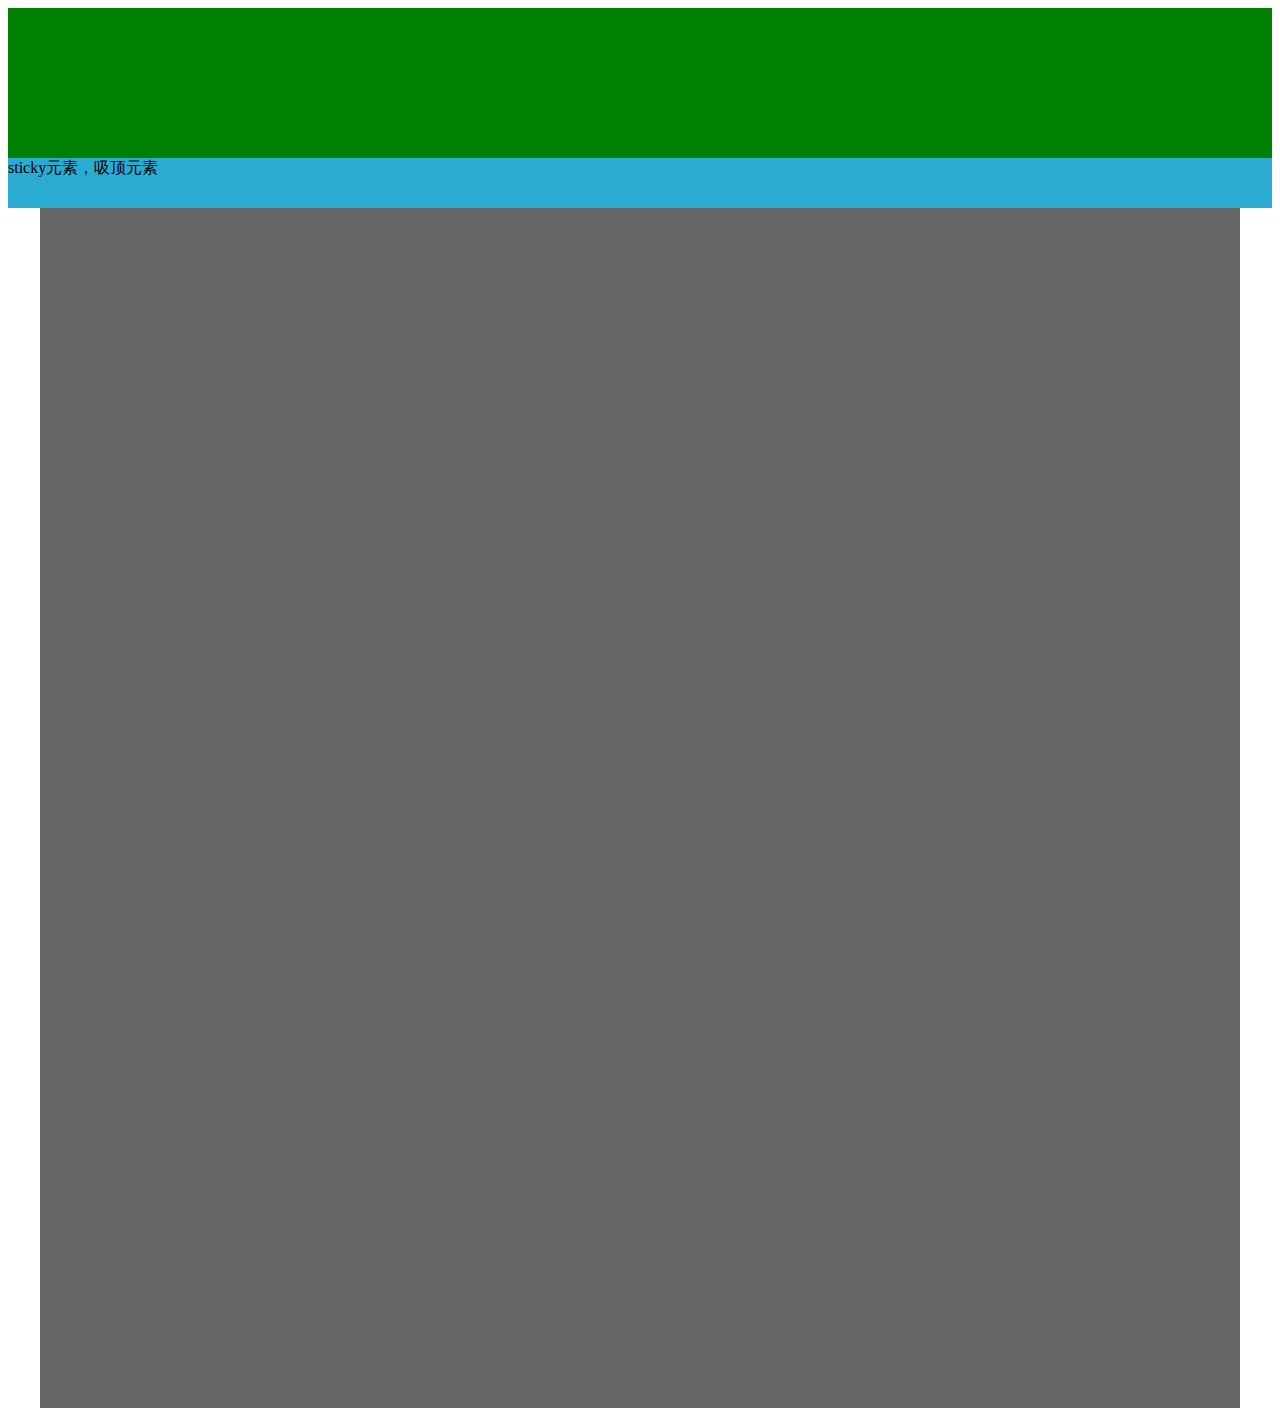
<file: demoB/tt.html>
<!DOCTYPE html>
<html lang="en">
<head>
    <meta charset="UTF-8">
    <meta name="viewport" content="width=device-width, initial-scale=1.0">
    <title>Document</title>
    <style>
    header{
         height: 150px;
         background-color: green;
    }
    .targetBox{
         width: 100%;
         height: 50px;
         background-color: #2aabd2;
        position: -webkit-sticky;
        position: sticky;
        top: 0;
    }
    footer{
        width:1200px;
        height: 1200px;
        background-color: #666666;
        margin:0px auto;
    }
    </style>
</head>
<body>
    <header></header>
    <div class="targetBox">
        sticky元素，吸顶元素
    </div>
    <footer></footer>
    
</body>
</html>
</file>
<file: demoA/css/style.css>
@import url("https://fonts.font.im/css?family=Roboto:400,500&display=swap");
body {
    font-family: "Roboto", sans-serif;
}

.btn {
    border-radius: 20px;
    padding: 0.3rem 1.6rem;
}

nav {
    box-shadow: 0 2px 6px rgba(0, 0, 0, 0.3);
}

#home-section {
    padding-top: 12rem;
}

#home-section img {
    max-height: 450px;
}

@media (max-width: 840px) {
    #home-section h2 {
        font-size: 2.5rem;
    }
}

#about-section {
    padding-top: 4rem;
}

#about-section img {
    max-height: 400px;
}

@media (max-width: 840px) {
    #about-section h2 {
        font-size: 2.5rem;
    }
}

#feature-section {
    padding: 6rem 0 4rem 0;
}

#feature-section .feature-section-title {
    padding-bottom: 3rem;
}

#feature-section .col-md-4 {
    margin-top: 2rem;
}

#feature-section .col-md-4 .box {
    background: #fff;
    margin: 2px;
    padding: 2rem;
    border: 1px solid rgba(0, 0, 0, 0.1);
    display: flex;
    flex-direction: column;
    align-items: center;
}

#feature-section .col-md-4 .box i {
    margin-bottom: 1.4rem;
    height: 50px;
    width: 50px;
    padding: 2.4rem;
    border-radius: 50%;
    border: 1px solid rgba(0, 0, 0, 0.1);
    display: flex;
    justify-content: center;
    align-items: center;
}

#core-section {
    padding: 4rem 0;
}

#core-section .core-section-title {
    padding-bottom: 5rem;
}

#core-section img {
    max-height: 300px;
}

#core-section .box {
    margin: 3rem;
    padding: 3rem;
    box-shadow: 0 0 3px rgba(63, 129, 204, 0.3);
}

#core-section .box h5 {
    font-size: 1.4rem;
}

@media (max-width: 840px) {
    #core-section .box {
        margin: 0 0 3rem 0;
    }
}

#why-section img {
    max-height: 350px;
}

#product-section {
    padding: 6rem 0 4rem 0;
}

#product-section .product-section-title {
    padding-bottom: 3rem;
}

#product-section .box {
    margin: 1rem;
    padding: 2rem;
    box-shadow: 0 2px 6px rgba(63, 129, 204, 0.3);
}

#product-section .box h5 {
    font-size: 1.4rem;
}

#testimonial-section {
    padding: 6rem 0 4rem 0;
}

#testimonial-section .testimonial-section-title {
    padding-bottom: 3rem;
}

#testimonial-section .text-box {
    background: #fff;
    padding: 1rem;
    margin-bottom: 1rem;
}

#testimonial-section .img img {
    border-radius: 50%;
    border: 1px solid rgba(0, 0, 0, 0.1);
    margin-right: 1rem;
}

#faq-section {
    padding: 6rem 0 4rem 0;
}

#faq-section .faq-section-title {
    padding-bottom: 3rem;
}

#faq-section .box {
    border: 1px solid rgba(0, 0, 0, 0.1);
    margin-top: 0.5rem;
    padding: 1rem 0.5rem 0 0.5rem;
}

#faq-section .img img {
    max-height: 400px;
}

#newsletter-section .newsletter-bg {
    padding: 5rem 0;
    background: url("../img/newsletter.jpg");
    background-size: cover;
    background-repeat: no-repeat;
    background-attachment: fixed;
}

#newsletter-section .newsletter-bg h3 {
    font-size: 2rem;
    text-align: center;
}

#newsletter-section .newsletter-bg input {
    margin-bottom: 1rem;
    border-radius: 10rem;
    height: 3rem;
}

#newsletter-section .newsletter-bg input[type=email] {
    text-indent: 1rem;
}

#contact-section {
    padding: 6rem 0 4rem 0;
}

#contact-section .contact-section-title {
    padding-bottom: 3rem;
}

#contact-section .call .text-muted {
    font-size: 0.9rem;
}

#contact-section .fab {
    border: 1.5px solid #007BFF;
    padding: 10px;
    border-radius: 5px;
    cursor: pointer;
}

#contact-section .fab:hover {
    background: #007BFF;
    color: #fff !important;
}


/*# sourceMappingURL=style.css.map */
</file>
<file: demoB/style.css>
@import url("https://fonts.font.im/css?family=Poppins:200,300,400,500,600,700,800,900&display=swap");

* {
    margin        : 0;
    padding       : 0;
    box-sizing    : border-box;
    /* font-family: "Poppins", sans-serif; */
    /* font-family: PingFang SC;
    font-style    : normal;
    font-weight   : 300; */
}


body {
    margin          : 0;
    font-family     : -apple-system, BlinkMacSystemFont, "Segoe UI", Roboto, "Helvetica Neue", Arial, sans-serif, "Apple Color Emoji", "Segoe UI Emoji", "Segoe UI Symbol", "Noto Color Emoji";
    font-size       : 1rem;
    font-weight     : 400;
    line-height     : 1.5;
    color           : #4a4a4a;
    text-align      : left;
    background-color: #f7f7f8;
}

h1,
h2,
h3,
h4,
h5,
h6 {
    margin-top   : 0;
    margin-bottom: 0.5rem;
}

.colorB {
    color: #4A4A4A;
}

.colorW {
    color: #FFF;
}

.colorCC {
    color: #C8C7CC;
}

.color92 {
    color: #929292;
}

.text-justify {
    text-align: justify !important;
}

.text-nowrap {
    white-space: nowrap !important;
}

.text-truncate {
    overflow     : hidden;
    text-overflow: ellipsis;
    white-space  : nowrap;
}

.text-left {
    text-align: left !important;
}

.text-right {
    text-align: right !important;
}

.text-center {
    text-align: center !important;
}

/* ol,
ul,
dl {
    list-style: none;
} */

p {
    margin-top            : 0;
    /* margin-bottom      : 1rem; */
    display               : block;
}

nav {
    /* box-shadow: 0 2px 6px rgba(0, 0, 0, 0.1); */
    padding   : 1.5rem 6.25rem;
    transition: 0.6s;
}

.bg-dark-gradient {
    /* background: linear-gradient(180deg, #212224 0%, rgba(33, 34, 36, 0.65) 58.33%, rgba(33, 34, 36, 0) 100%); */
    /* bg-cover1 */
    background         : linear-gradient(180deg, #212224 0%, rgba(33, 34, 36, 0.6) 60%, rgba(33, 34, 36, 0) 100%);
    /* background-color: rgba(33, 34, 36, 0.2); */
}

.bg-dark {
    background-color: rgba(33, 34, 36, 0.9);
}

.fixed-top {
    position: fixed;
    top     : 0;
    right   : 0;
    left    : 0;
    z-index : 1030;
}

.scrolled {
    padding         : .5rem 6.25rem;
    background-color: rgba(33, 34, 36, 0.9);
}

.container {
    width        : 100%;
    padding-right: 0rem;
    padding-left : 0rem;
    margin-right : 0rem;
    margin-left  : auto;
}


/* @media (min-width: 576px) {
    .container {
        max-width: 540px;
    }
}

@media (min-width: 768px) {
    .container {
        max-width: 720px;
    }
}

@media (min-width: 992px) {
    .container {
        max-width: 960px;
    }
}

@media (min-width: 1200px) {
    .container {
        max-width: 1140px;
    }
} */


.collapse:not(.show) {
    display: none;
}

.navbar-collapse {
    flex-basis : 100%;
    flex-grow  : 1;
    align-items: center;
}

.navbar-expand {
    flex-flow      : row nowrap;
    justify-content: flex-start;
}

.navbar-expand>.container,
.navbar-expand>.container-fluid {
    padding-right: 0;
    padding-left : 0;
}

.navbar-expand .navbar-nav {
    flex-direction: row;
}

.navbar-expand .navbar-nav .dropdown-menu {
    position: absolute;
}

.navbar-expand .navbar-nav .nav-link {
    padding-right: 0.5rem;
    padding-left : 0.5rem;
}

.navbar-expand>.container,
.navbar-expand>.container-fluid {
    flex-wrap: nowrap;
}

.navbar-expand .navbar-collapse {
    display   : flex !important;
    flex-basis: auto;
}

.navbar-expand .navbar-toggler {
    display: none;
}

section {
    position       : relative;
    width          : 100%;
    min-height     : 100vh;
    padding        : 5rem 6.25rem;
    display        : flex;
    justify-content: space-between;
    align-items    : center;
}


sectionBig {
    position       : relative;
    width          : 100%;
    min-height     : 100vh;
    padding        : 5rem 0rem;
    display        : flex;
    justify-content: space-between;
    align-items    : center;
}

.section-title {
    padding: 2.5rem 0 2.5rem 0;
}


.section-title .txt-Desc {
    /* Desc */
    margin-top : 1.25rem;
    font-size  : 1.25rem;
    line-height: 2.25rem;
}


.card {
    position       : relative;
    display        : flex;
    flex-direction : row;
    justify-content: space-between;
    align-items    : center;
    width          : 100%;
    margin         : auto;
    background     : #FFFFFF;
    box-shadow     : 0rem .5rem 1rem rgba(0, 0, 0, 0.16);
}

.list {
    display        : flex;
    flex-wrap      : nowrap;
    flex-direction : column;
    justify-content: space-between;
    align-items    : center;
}

.list .box-A {
    margin   : 0.5rem;
    max-width: 100%;
    flex     : 1;
}

.list .box-B {
    margin   : 0.5rem;
    max-width: 100%;
    flex     : 1.5;
}

.list .img {
    max-width     : 100%;
    height        : auto;
    vertical-align: middle;
}

.row {
    display        : flex;
    flex-wrap      : nowrap;
    justify-content: space-between;
    align-items    : center;
    /* padding     : .625rem; */
}

.row .box1-5 {
    /* flex           : 1; */
    max-width: 20%;
    margin   : 2.5rem 5rem;
}

.box1-5 .img {
    max-width     : 100%;
    height        : auto;
    vertical-align: middle;
}

.row .box1-3 {
    /* flex           : 1; */
    max-width: 32.6%;
}

.box1-3 .img {
    max-width     : 100%;
    height        : auto;
    vertical-align: middle;
}


.frame {
    padding: 0 5rem;
}

.row .box1-2 {
    display              : flex;
    flex                 : 1;
    margin               : 2.5rem 5rem;
    background           : #fff;
    box-shadow           : 0rem .5rem 1rem rgba(0, 0, 0, 0.16);
    /* flex-direction    : row;
    align-items          : center; */
    cursor               : pointer;
    transition           : transform .4s linear;
}

.row .left-01 {
    margin   : 1rem;
    flex     : 1;
    max-width: 40%;
}

.row .img-01 {
    max-width     : 100%;
    height        : auto;
    vertical-align: middle;
}

.row .box1-2:hover {
    transform : scale(1.02);
    box-shadow: .25rem 1rem 1rem rgba(0, 0, 0, 0.2);
}

.row .right-01 {
    /* margin:2.5rem 5rem; */
    margin   : 1rem 1.5rem 1rem 0.5rem;
    flex     : 1;
    max-width: 50%;
}

.row .right-01 a {
    display        : inline-block;
    margin-top     : 2.5rem;
    padding        : 0.5rem 1.25rem;
    background     : #A3BBE1;
    border-radius  : 2.5rem;
    font-size      : .75rem;
    text-decoration: none;
}

.txt-00 {
    /* Big Title1 */
    font-weight: 600;
    font-size  : 3rem;
    line-height: 4.5rem;
}

.txt-01 {
    /* Title */
    font-weight: 600;
    font-size  : 1.5rem;
    line-height: 2.5rem;

}

.txt-02 {
    /* SubTitle or BigInfo */
    font-weight: 400;
    font-size  : 1rem;
    line-height: 2.25rem;
}

.txt-03 {
    /* Sign */
    /* SignName */
    font-weight: 400;
    font-size  : 1.125rem;
    line-height: 2.25rem;
}

.txt-04 {
    /* Info */
    font-weight: 300;
    font-size  : 1rem;
    line-height: 1.75rem;
}


.txt-05 {
    /* Info */
    font-weight: 300;
    font-size  : .75rem;
    line-height: 1.5rem;
}

.card .left-01 {
    margin   : 1rem;
    flex     : 1;
    max-width: 50%;
}

.card .img-01 {
    max-width     : 100%;
    height        : auto;
    vertical-align: middle;
    /* object-fit : fill; */
}

.card .right-01 {
    /* margin:2.5rem 5rem; */
    margin   : 1rem 5rem;
    flex     : 1;
    max-width: 50%;
}


.index_slider {
    /* position: relative;
    height  : 100vh;
    width   : 100%; */
    cursor               : pointer;
    background-image     : url("./assets/bg/Index-Slide-A.png");
    background-repeat    : no-repeat;
    background-position  : center center;
    background-size      : cover;
    background-attachment: fixed;
    animation            : slider 6s step-start infinite;
}

@keyframes slider {
    0% {
        background-image: url("./assets/bg/Index-Slide-A.png");
    }

    50% {
        background-image: url("./assets/bg/Index-Slide-B.png");
    }

    100% {
        background-image: url("./assets/bg/Index-Slide-C.png");
    }
}



.imgbg01 {
    background-image     : url('./assets/bg/IndexA01.png');
    background-repeat    : no-repeat;
    background-position  : center center;
    background-attachment: fixed;
    background-size      : cover;
}

.imgbg02 {
    background-image     : url('./assets/bg/IndexA02.png');
    background-repeat    : no-repeat;
    background-position  : center center;
    background-attachment: fixed;
    background-size      : cover;
}

.imgbg03 {
    /* background-image: url('./assets/bg/IndexA03.png'); */
    background           : #212224;
    background-repeat    : no-repeat;
    background-position  : center center;
    background-attachment: fixed;
    background-size      : cover;
}

.imgbg04 {
    background-image     : url('./assets/bg/IndexA04.png');
    /* background        : #212224; */
    background-repeat    : no-repeat;
    background-position  : center center;
    background-attachment: fixed;
    background-size      : cover;
}

.imgbg05 {
    background-image     : url('./assets/bg/IndexA05.png');
    /* background        : #212224; */
    background-repeat    : no-repeat;
    background-position  : center center;
    background-attachment: fixed;
    background-size      : cover;
}

.imgbg06 {
    /* background-image: url('./assets/bg/IndexA03.png'); */
    background           : #F7F7F8;
    background-repeat    : no-repeat;
    background-position  : center center;
    background-attachment: fixed;
    background-size      : cover;
}

.header {
    /* position: relative; */
    /* position: absolute;
    top: 0;
    left: 0;
    width: 100%; */
    display        : flex;
    flex-wrap      : wrap;
    align-items    : center;
    justify-content: space-between;
}

.header .logo {
    position      : relative;
    max-width     : 12rem;
    vertical-align: middle;
    display       : none;
}

.header .logo-notshow {
    display: none;
}

.header>.container,
.header>.container-fluid {
    display        : flex;
    flex-wrap      : wrap;
    align-items    : center;
    justify-content: space-between;
}

.header .navbar-nav {
    display       : flex;
    flex-direction: row;
    padding-left  : 0;
    margin-bottom : 0;
    margin-left   : auto;
}

.header .navbar-nav li {
    list-style: none;
}

.header .navbar-nav li a {
    display        : inline-block;
    color          : #fff;
    font-weight    : 500;
    text-decoration: none;
    margin-top     : 2.5rem;
    margin-left    : 3.75rem;
}

.content {
    position          : relative;
    /* max-width      : 100%; */
    max-width         : 32rem;
    display           : flex;
    flex-direction    : column;
    justify-content   : space-between;
    align-items       : center;
}

.content .imgBox {
    width: 100%;
}

.content .imgBox img {
    position    : relative;
    max-width   : 80%;
    /* max-width: 31.5rem; */
}

.content .textBox {
    position      : relative;
    /* max-width  : 34rem; */
    max-width     : 100%;
    margin-left   : 2.5rem;
}


.content .textBox p {
    font-size  : 1.125rem;
    line-height: 2.25rem;
}

.content .textBox a {
    display        : inline-block;
    margin-top     : 5rem;
    padding        : 1rem 2.5rem;
    background     : #A3BBE1;
    border-radius  : 2.5rem;
    letter-spacing : .25rem;
    text-decoration: none;
}

.sci {
    position       : relative;
    display        : flex;
    justify-content: center;
    align-items    : center;
    margin         : 2rem auto;
}

.sci li {
    display      : flex;
    padding-left : 0;
    margin-bottom: 0;
    margin-left  : auto;
    list-style   : none;
}

.sci li a {
    max-width          : 100%;
    height             : auto;
    margin             : 1rem;
    display            : flex;
    justify-content    : space-between;
    align-items        : center;
    padding            : 0.5rem;
    background-color   : transparent;
    border-radius      : 100%;
    border             : .0625rem solid #4a4a4a;
    transition         : 0.2s border;
    /* transition      : 0.2s ease-in-out; */
}

.sci li a:hover,
.sci li a:active,
.sci li a:focus {
    /* background: #A3BBE1;
    transform : translateY(-0.25rem); */
    border-color: #A3BBE1;
}

.sci li a img {
    max-width   : 100%;
    height      : 16px;
    border-style: none;
}

.col {
    position : relative;
    flex     : 0 0 100%;
    max-width: 100%;
}

footer {
    padding : 1.5rem 6.25rem;
    display : block;
    position: relative;
}

footer .logo {
    position      : relative;
    max-width     : 12rem;
    margin        : 1rem auto;
    vertical-align: middle;
}

footer .menu {
    padding: 1rem;
}

footer .menu li {
    position  : relative;
    list-style: none;
    display   : inline-block;
}

footer .menu li a {
    display        : inline-block;
    color          : #fff;
    font-weight    : 500;
    text-decoration: none;
    padding        : 0 4rem;
    text-transform : uppercase;
}
</file>
